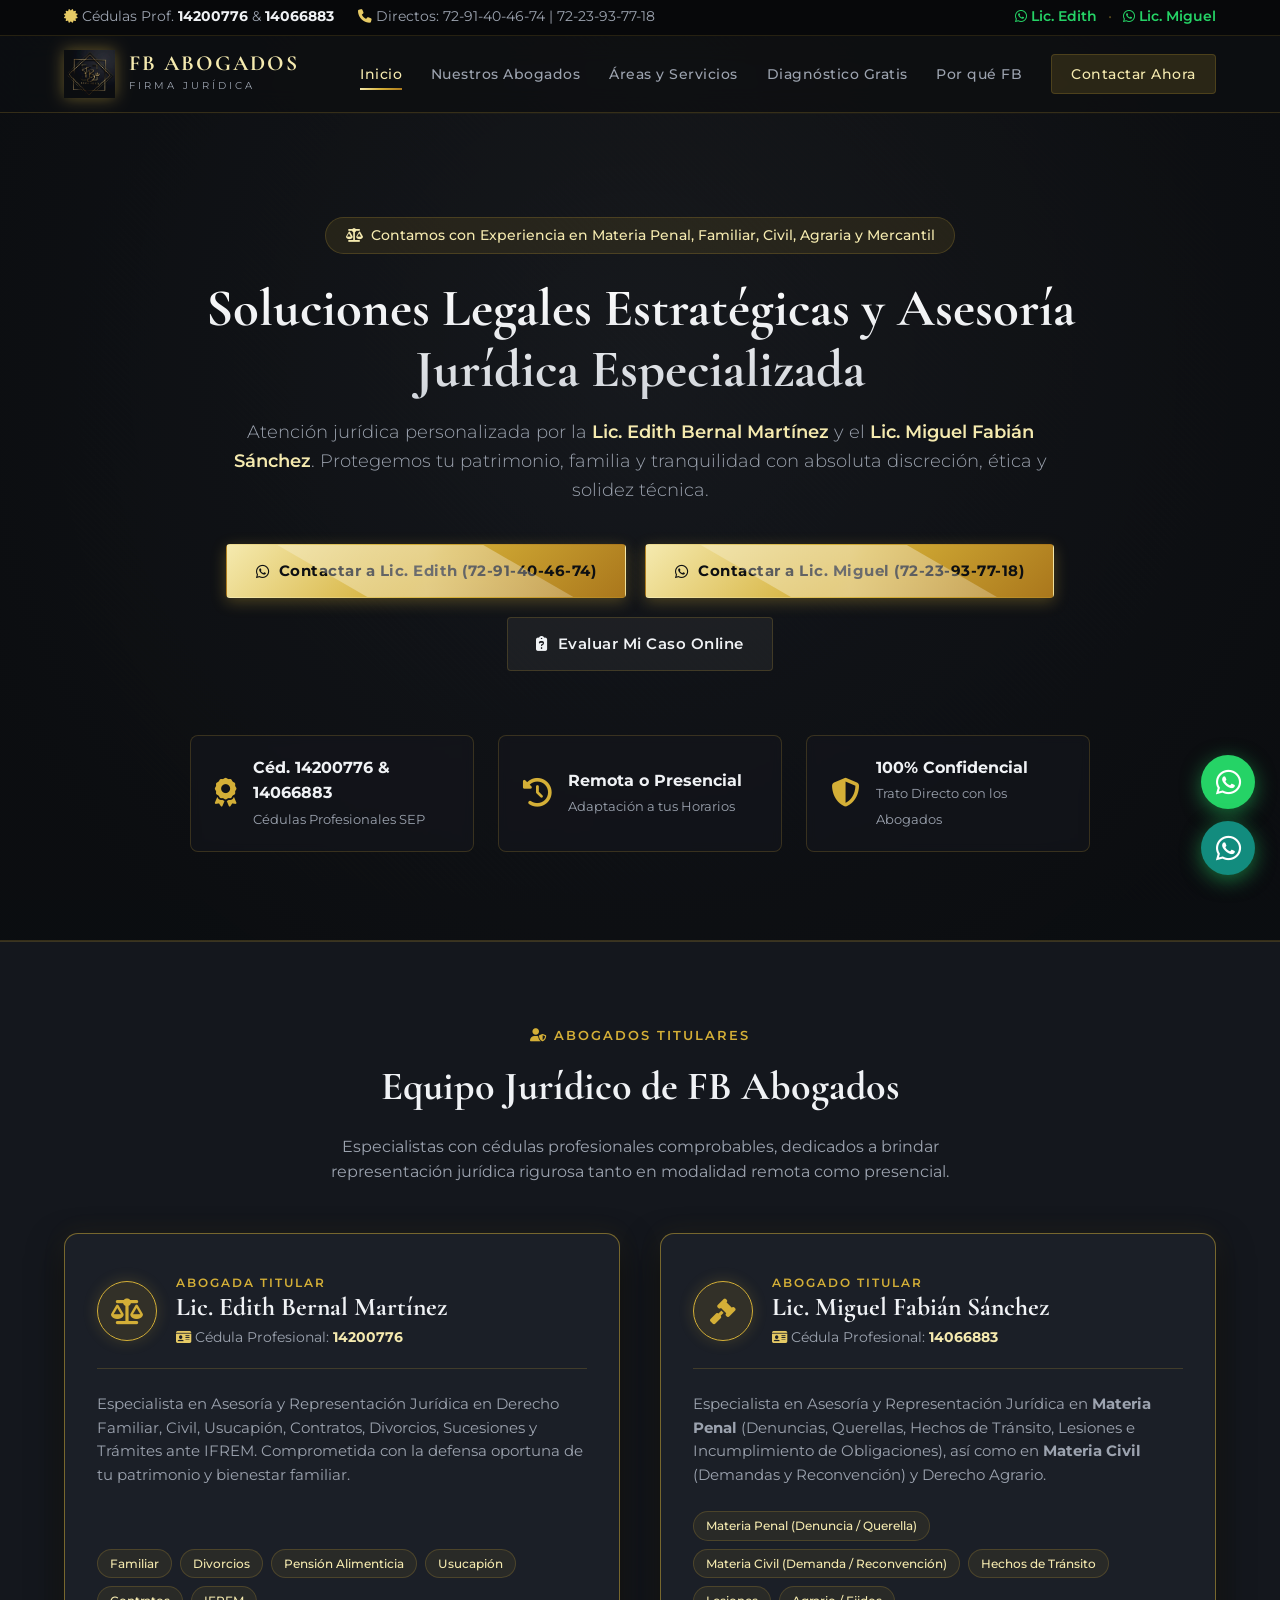
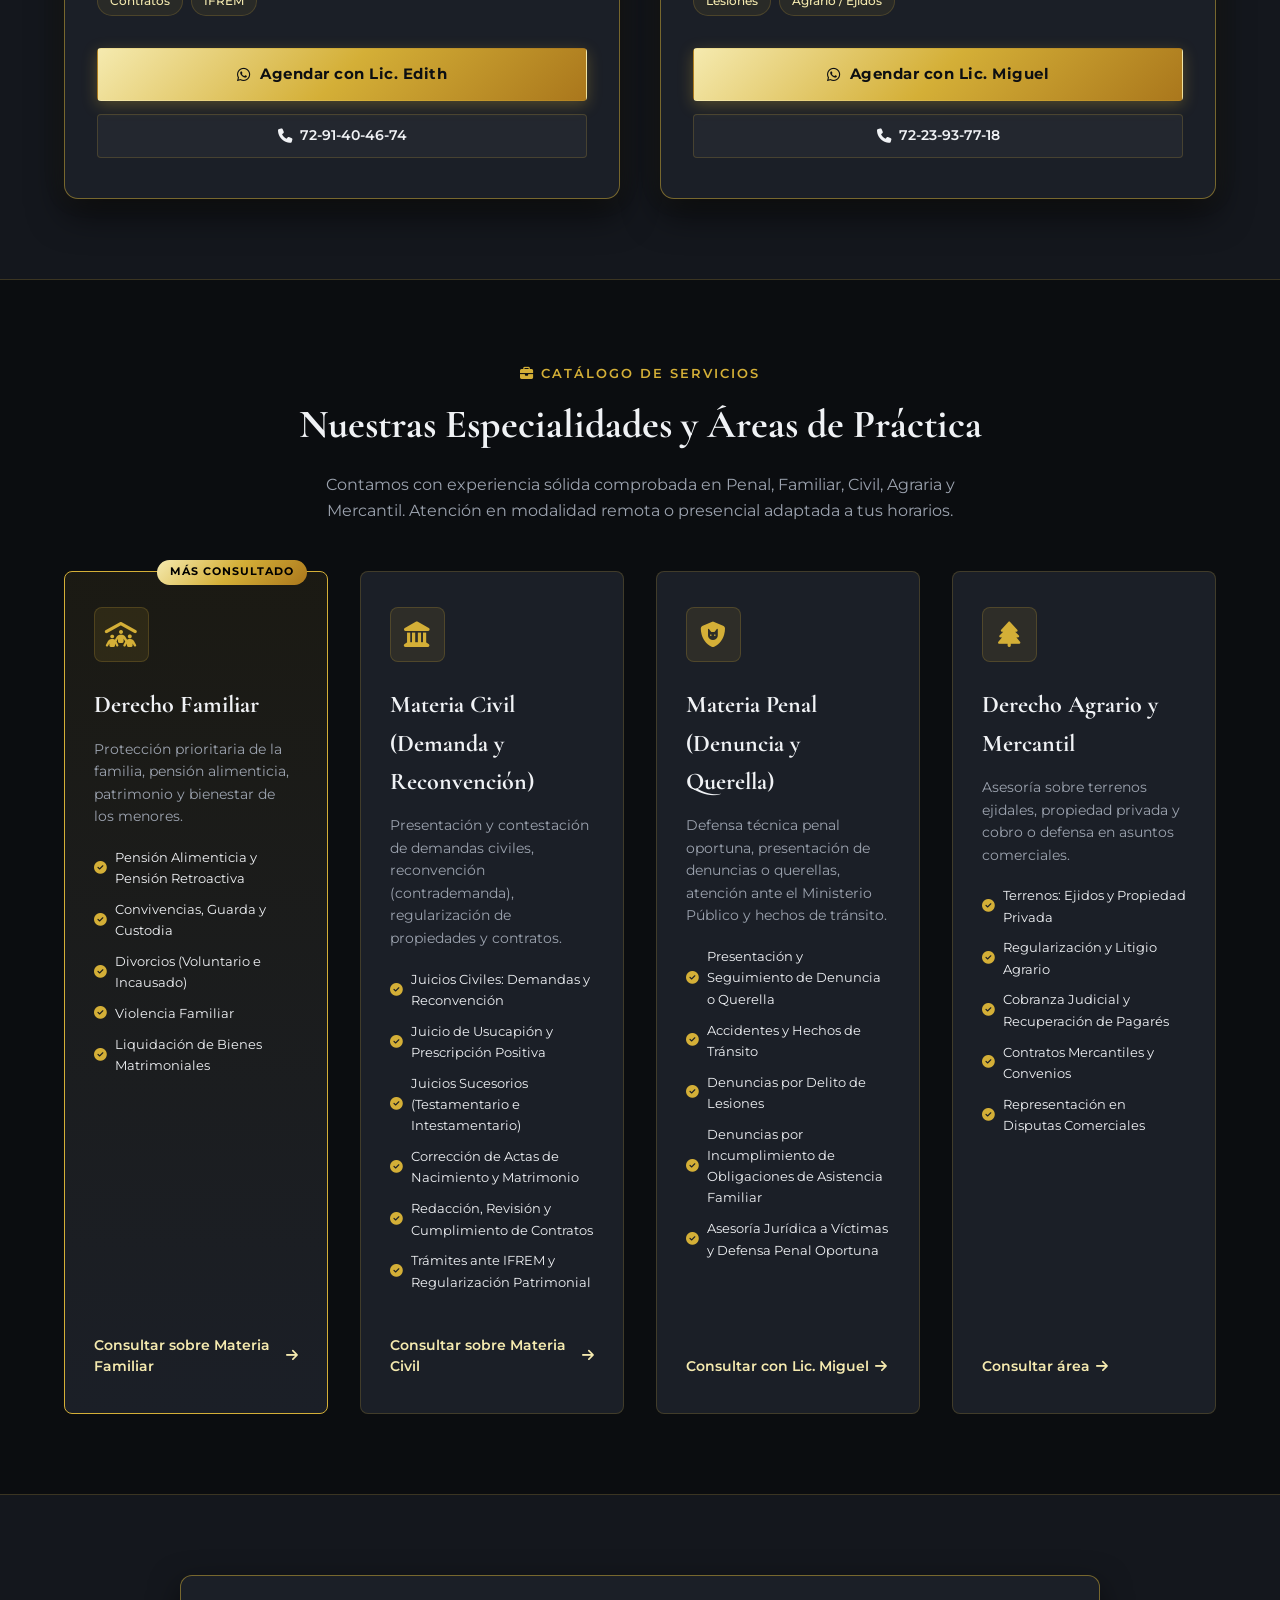
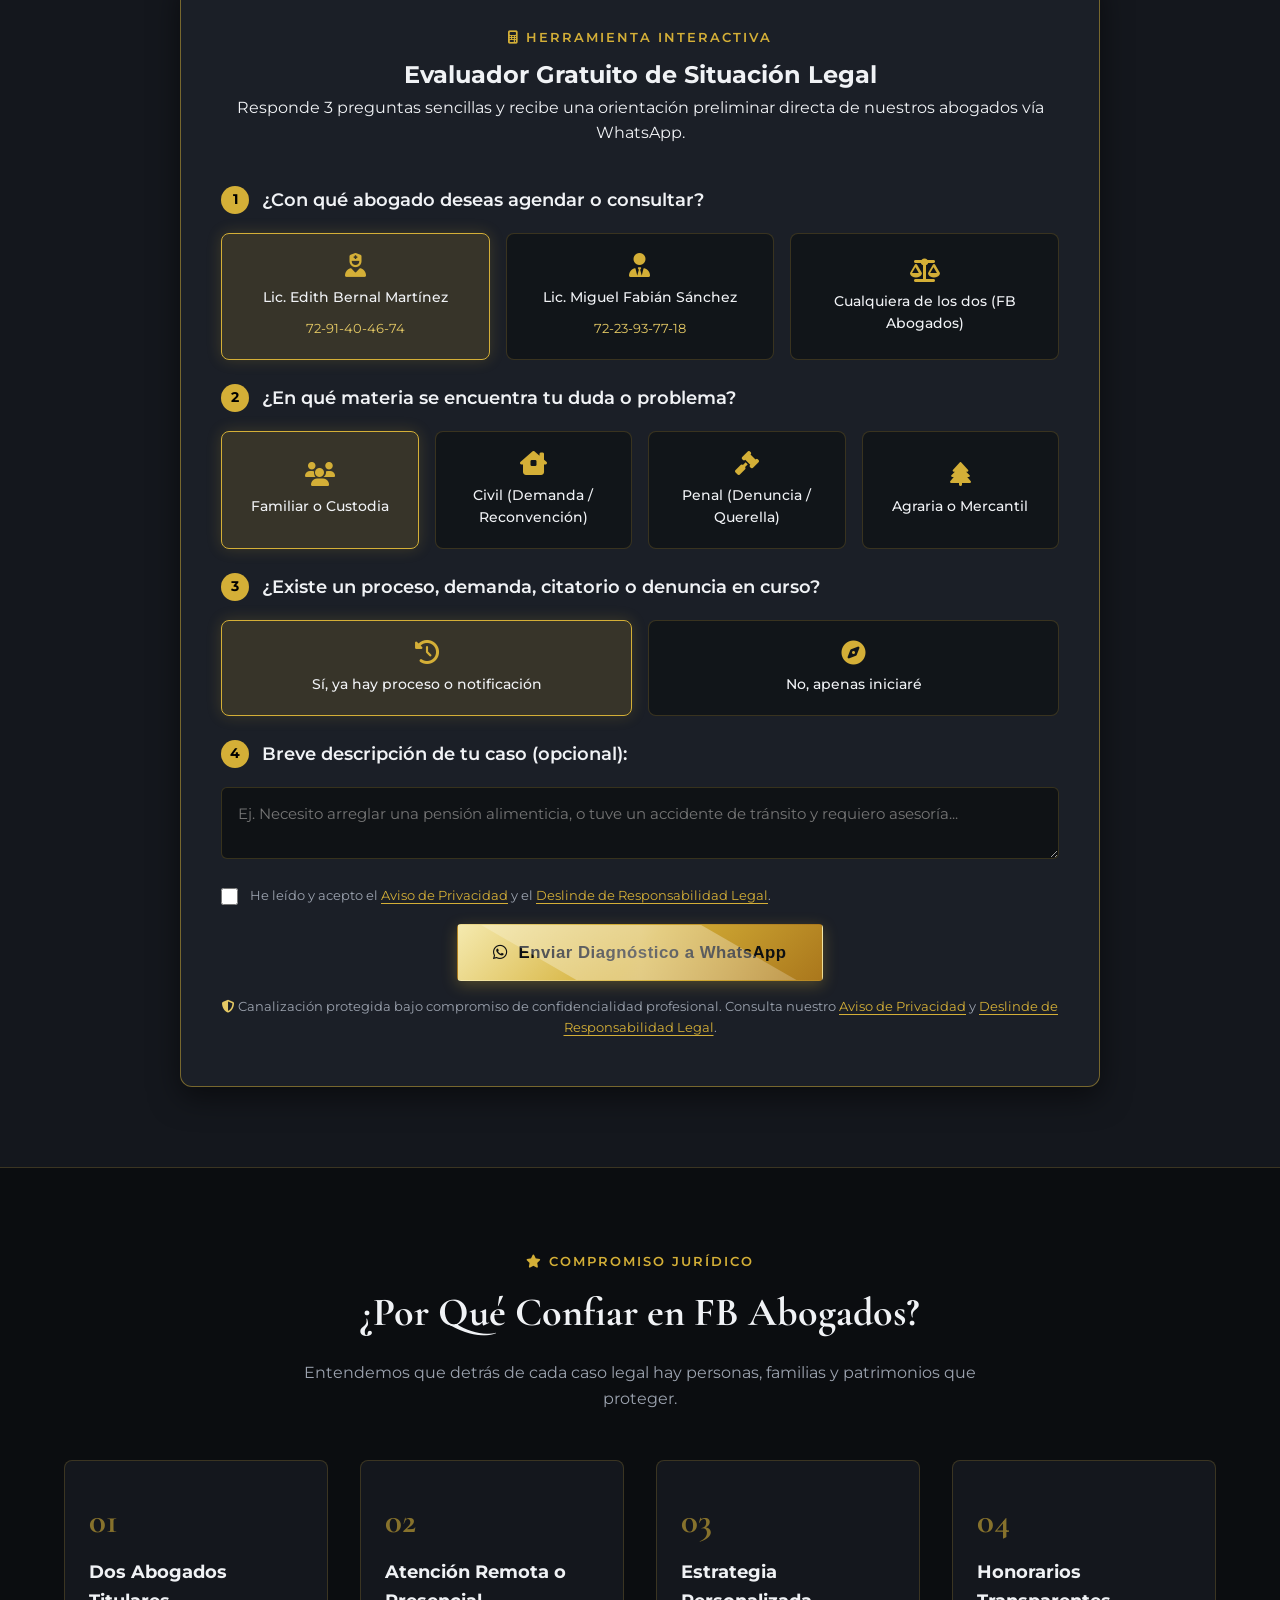
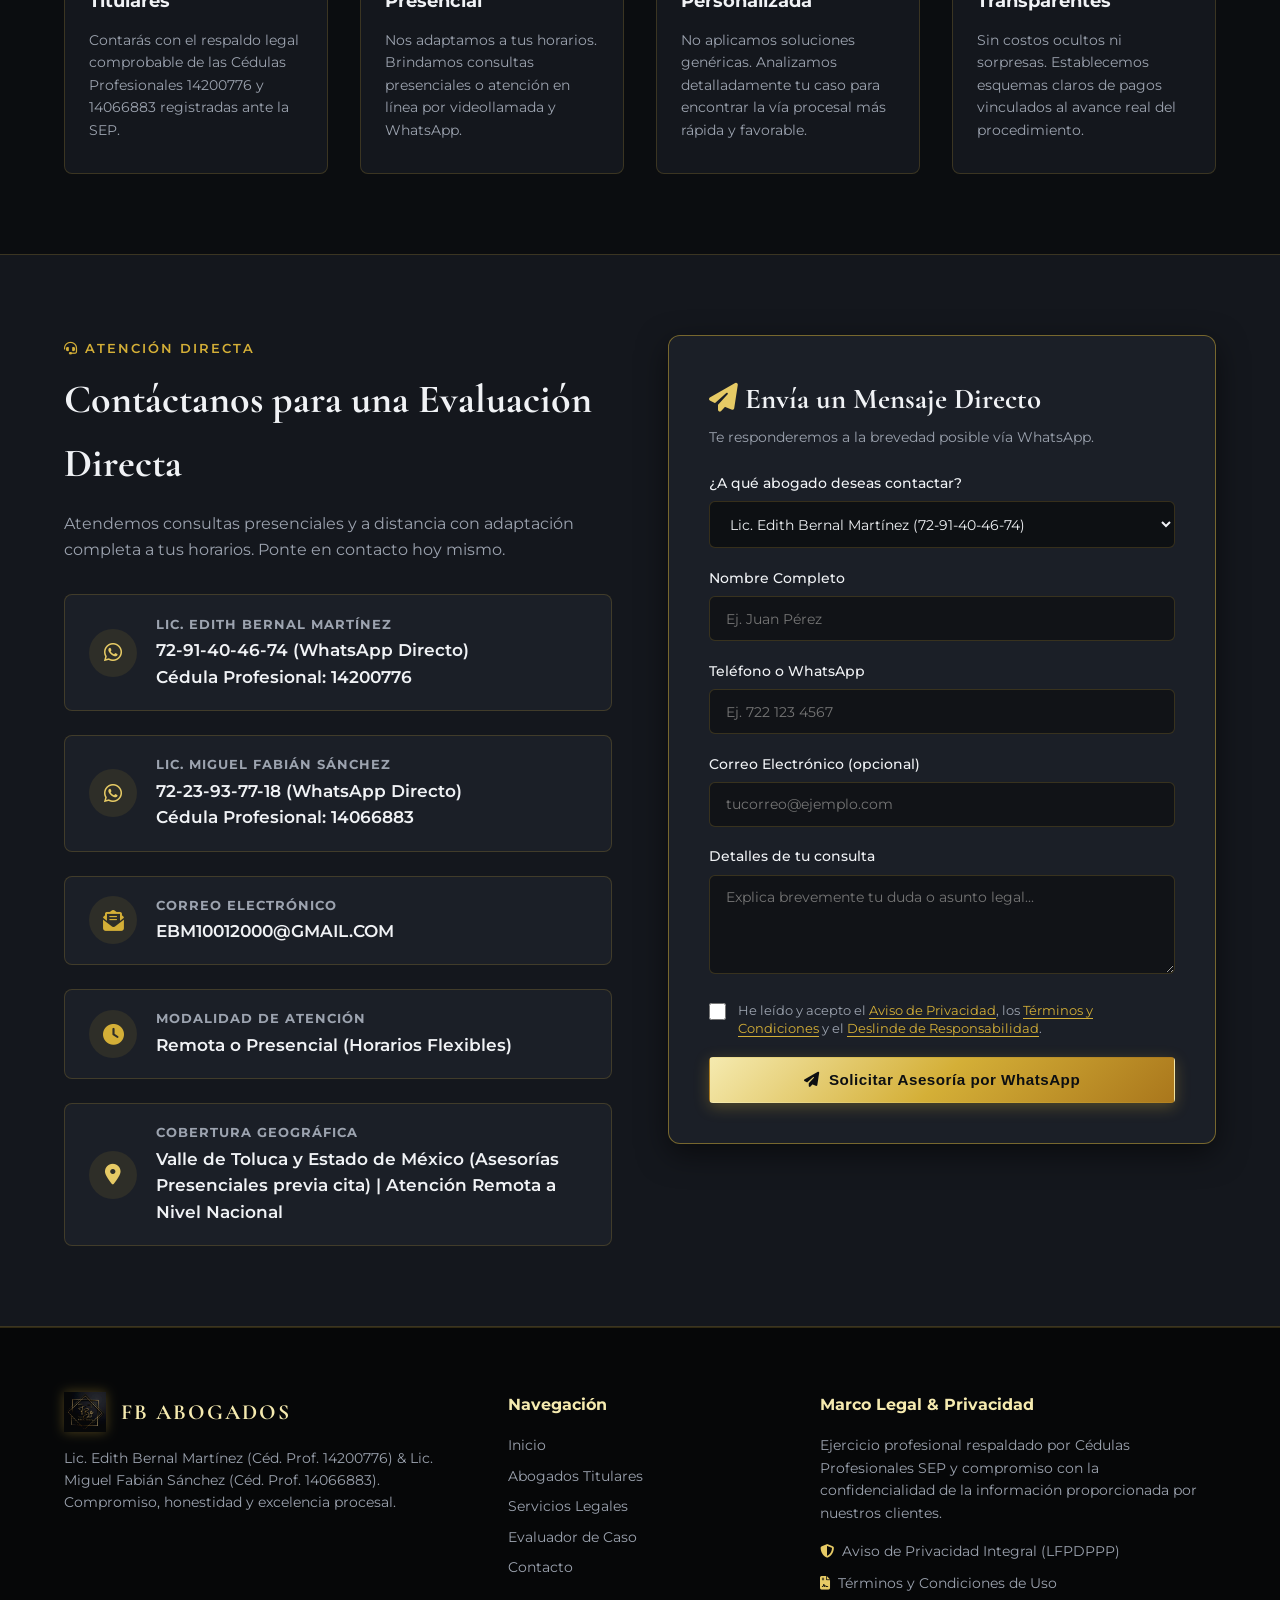
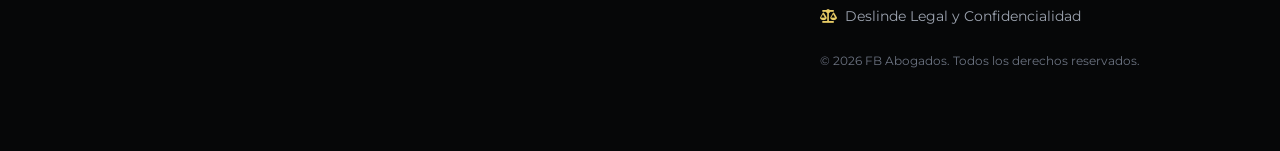
<file: index.html>
<!DOCTYPE html>
<html lang="es">
<head>
    <meta charset="UTF-8">
    <meta name="viewport" content="width=device-width, initial-scale=1.0">
    <title>FB Abogados | Lic. Edith Bernal & Lic. Miguel Fabián - Firma Legal</title>
    <meta name="description" content="Despacho Jurídico Especializado FB Abogados. Lic. Edith Bernal Martínez (Céd. Prof. 14200776) y Lic. Miguel Fabián Sánchez (Céd. Prof. 14066883). Asesoría y representación en materia Penal, Familiar, Civil, Agraria y Mercantil.">
    
    <!-- Favicon & Open Graph -->
    <link rel="icon" type="image/jpeg" href="logo.jpeg">
    <meta property="og:title" content="FB Abogados | Lic. Edith Bernal & Lic. Miguel Fabián - Firma Legal">
    <meta property="og:description" content="Despacho Jurídico Especializado. Lic. Edith Bernal Martínez (Céd. 14200776) y Lic. Miguel Fabián Sánchez (Céd. 14066883). Asesoría remota o presencial en materia Penal, Familiar, Civil, Agraria y Mercantil.">
    <meta property="og:image" content="logo.jpeg">
    <meta property="og:url" content="https://gitalets.github.io/abogados-fb/">
    <meta property="og:type" content="website">

    <!-- Google Fonts -->
    <link rel="preconnect" href="https://fonts.googleapis.com">
    <link rel="preconnect" href="https://fonts.gstatic.com" crossorigin>
    <link href="https://fonts.googleapis.com/css2?family=Cormorant+Garamond:ital,wght@0,400;0,600;0,700;1,400&family=Montserrat:wght@300;400;500;600;700&family=Great+Vibes&display=swap" rel="stylesheet">
    
    <!-- Font Awesome Icons -->
    <link rel="stylesheet" href="https://cdnjs.cloudflare.com/ajax/libs/font-awesome/6.4.0/css/all.min.css">
    
    <!-- Custom CSS -->
    <link rel="stylesheet" href="styles.css">
</head>
<body>

    <!-- Top Announcement Bar -->
    <div class="top-bar">
        <div class="container top-bar-content">
            <div class="top-info">
                <span><i class="fa-solid fa-certificate text-gold"></i> Cédulas Prof. <strong>14200776</strong> & <strong>14066883</strong></span>
                <span><i class="fa-solid fa-phone text-gold"></i> Directos: <a href="tel:7291404674">72-91-40-46-74</a> | <a href="tel:7223937718">72-23-93-77-18</a></span>
            </div>
            <div class="top-actions">
                <a href="https://wa.me/527291404674?text=Hola%20Lic.%20Edith%20Bernal,%20requiero%20una%20asesor%C3%ADa%20legal." target="_blank" class="top-wa-btn">
                    <i class="fa-brands fa-whatsapp"></i> Lic. Edith
                </a>
                <span class="divider-dot">•</span>
                <a href="https://wa.me/527223937718?text=Hola%20Lic.%20Miguel%20Fabi%C3%A1n,%20requiero%20una%20asesor%C3%ADa%20legal." target="_blank" class="top-wa-btn">
                    <i class="fa-brands fa-whatsapp"></i> Lic. Miguel
                </a>
            </div>
        </div>
    </div>

    <!-- Navigation Header -->
    <header class="navbar" id="navbar">
        <div class="container nav-container">
            <!-- LOGO FB ABOGADOS -->
            <a href="#" class="brand-logo">
                <img src="logo.jpeg" onerror="this.onerror=null; this.src='assets/logo.jpeg';" alt="FB Abogados Logo" class="nav-logo-img">
                <div class="brand-text">
                    <span class="brand-title">FB ABOGADOS</span>
                    <span class="brand-sub">FIRMA JURÍDICA</span>
                </div>
            </a>

            <button class="nav-toggle" id="navToggle" aria-label="Abrir menú">
                <i class="fa-solid fa-bars"></i>
            </button>

            <nav class="nav-menu" id="navMenu">
                <a href="#inicio" class="nav-link active">Inicio</a>
                <a href="#titulares" class="nav-link">Nuestros Abogados</a>
                <a href="#especialidades" class="nav-link">Áreas y Servicios</a>
                <a href="#diagnostico" class="nav-link">Diagnóstico Gratis</a>
                <a href="#nosotros" class="nav-link">Por qué FB</a>
                <a href="#contacto" class="nav-link btn-nav-cta">Contactar Ahora</a>
            </nav>
        </div>
    </header>

    <!-- Hero Section -->
    <section class="hero" id="inicio">
        <div class="hero-overlay"></div>
        <div class="container hero-container">
            <div class="hero-badge">
                <i class="fa-solid fa-scale-balanced"></i> Contamos con Experiencia en Materia Penal, Familiar, Civil, Agraria y Mercantil
            </div>
            <h1 class="hero-title">Soluciones Legales Estratégicas y Asesoría Jurídica Especializada</h1>
            <p class="hero-subtitle">
                Atención jurídica personalizada por la <strong>Lic. Edith Bernal Martínez</strong> y el <strong>Lic. Miguel Fabián Sánchez</strong>. Protegemos tu patrimonio, familia y tranquilidad con absoluta discreción, ética y solidez técnica.
            </p>
            
            <div class="hero-actions">
                <a href="https://wa.me/527291404674?text=Hola%20Lic.%20Edith%20Bernal,%20quisiera%20agendar%20una%20consulta%20legal." target="_blank" class="btn btn-primary btn-gold btn-glow">
                    <i class="fa-brands fa-whatsapp"></i> Contactar a Lic. Edith (72-91-40-46-74)
                </a>
                <a href="https://wa.me/527223937718?text=Hola%20Lic.%20Miguel%20Fabi%C3%A1n,%20quisiera%20agendar%20una%20consulta%20legal." target="_blank" class="btn btn-primary btn-gold btn-glow">
                    <i class="fa-brands fa-whatsapp"></i> Contactar a Lic. Miguel (72-23-93-77-18)
                </a>
                <a href="#diagnostico" class="btn btn-secondary">
                    <i class="fa-solid fa-clipboard-question"></i> Evaluar Mi Caso Online
                </a>
            </div>

            <!-- Quick Trust Badges -->
            <div class="hero-stats">
                <div class="stat-card">
                    <div class="stat-icon"><i class="fa-solid fa-award"></i></div>
                    <div class="stat-info">
                        <span class="stat-value">Céd. 14200776 & 14066883</span>
                        <span class="stat-label">Cédulas Profesionales SEP</span>
                    </div>
                </div>
                <div class="stat-card">
                    <div class="stat-icon"><i class="fa-solid fa-clock-rotate-left"></i></div>
                    <div class="stat-info">
                        <span class="stat-value">Remota o Presencial</span>
                        <span class="stat-label">Adaptación a tus Horarios</span>
                    </div>
                </div>
                <div class="stat-card">
                    <div class="stat-icon"><i class="fa-solid fa-shield-halved"></i></div>
                    <div class="stat-info">
                        <span class="stat-value">100% Confidencial</span>
                        <span class="stat-label">Trato Directo con los Abogados</span>
                    </div>
                </div>
            </div>
        </div>
    </section>

    <!-- Lawyers Profile Section (Duo Titulares) -->
    <section class="section section-dark" id="titulares">
        <div class="container">
            <div class="section-header text-center mb-5">
                <span class="section-tag"><i class="fa-solid fa-user-shield"></i> Abogados Titulares</span>
                <h2 class="section-title">Equipo Jurídico de FB Abogados</h2>
                <p class="section-desc">Especialistas con cédulas profesionales comprobables, dedicados a brindar representación jurídica rigurosa tanto en modalidad remota como presencial.</p>
            </div>

            <div class="lawyers-duo-grid">
                <!-- Abogada 1: Lic. Edith Bernal Martinez -->
                <div class="lawyer-profile-card">
                    <div class="lawyer-profile-header">
                        <div class="lawyer-avatar-emblem">
                            <i class="fa-solid fa-scale-balanced"></i>
                        </div>
                        <div class="lawyer-title-box">
                            <span class="lawyer-role-badge">Abogada Titular</span>
                            <h3>Lic. Edith Bernal Martínez</h3>
                            <p class="lawyer-cedula-tag">
                                <i class="fa-solid fa-id-card text-gold"></i> Cédula Profesional: <strong>14200776</strong>
                            </p>
                        </div>
                    </div>

                    <p class="lawyer-bio-text">
                        Especialista en Asesoría y Representación Jurídica en Derecho Familiar, Civil, Usucapión, Contratos, Divorcios, Sucesiones y Trámites ante IFREM. Comprometida con la defensa oportuna de tu patrimonio y bienestar familiar.
                    </p>

                    <div class="lawyer-specialty-tags">
                        <span>Familiar</span>
                        <span>Divorcios</span>
                        <span>Pensión Alimenticia</span>
                        <span>Usucapión</span>
                        <span>Contratos</span>
                        <span>IFREM</span>
                    </div>

                    <div class="lawyer-card-actions">
                        <a href="https://wa.me/527291404674?text=Hola%20Lic.%20Edith%20Bernal,%20solicito%20asesor%C3%ADa%20legal%20para%20mi%20caso." target="_blank" class="btn btn-gold btn-full">
                            <i class="fa-brands fa-whatsapp"></i> Agendar con Lic. Edith
                        </a>
                        <a href="tel:7291404674" class="lawyer-phone-link">
                            <i class="fa-solid fa-phone"></i> 72-91-40-46-74
                        </a>
                    </div>
                </div>

                <!-- Abogado 2: Lic. Miguel Fabian Sanchez -->
                <div class="lawyer-profile-card">
                    <div class="lawyer-profile-header">
                        <div class="lawyer-avatar-emblem">
                            <i class="fa-solid fa-gavel"></i>
                        </div>
                        <div class="lawyer-title-box">
                            <span class="lawyer-role-badge">Abogado Titular</span>
                            <h3>Lic. Miguel Fabián Sánchez</h3>
                            <p class="lawyer-cedula-tag">
                                <i class="fa-solid fa-id-card text-gold"></i> Cédula Profesional: <strong>14066883</strong>
                            </p>
                        </div>
                    </div>

                    <p class="lawyer-bio-text">
                        Especialista en Asesoría y Representación Jurídica en <strong>Materia Penal</strong> (Denuncias, Querellas, Hechos de Tránsito, Lesiones e Incumplimiento de Obligaciones), así como en <strong>Materia Civil</strong> (Demandas y Reconvención) y Derecho Agrario.
                    </p>

                    <div class="lawyer-specialty-tags">
                        <span>Materia Penal (Denuncia / Querella)</span>
                        <span>Materia Civil (Demanda / Reconvención)</span>
                        <span>Hechos de Tránsito</span>
                        <span>Lesiones</span>
                        <span>Agrario / Ejidos</span>
                    </div>

                    <div class="lawyer-card-actions">
                        <a href="https://wa.me/527223937718?text=Hola%20Lic.%20Miguel%20Fabi%C3%A1n,%20solicito%20asesor%C3%ADa%20legal%20para%20mi%20caso." target="_blank" class="btn btn-gold btn-full">
                            <i class="fa-brands fa-whatsapp"></i> Agendar con Lic. Miguel
                        </a>
                        <a href="tel:7223937718" class="lawyer-phone-link">
                            <i class="fa-solid fa-phone"></i> 72-23-93-77-18
                        </a>
                    </div>
                </div>
            </div>
        </div>
    </section>

    <!-- Services / Practice Areas (Catálogo Completo de Actividades) -->
    <section class="section section-pattern" id="especialidades">
        <div class="container">
            <div class="section-header text-center">
                <span class="section-tag"><i class="fa-solid fa-briefcase"></i> Catálogo de Servicios</span>
                <h2 class="section-title">Nuestras Especialidades y Áreas de Práctica</h2>
                <p class="section-desc">Contamos con experiencia sólida comprobada en Penal, Familiar, Civil, Agraria y Mercantil. Atención en modalidad remota o presencial adaptada a tus horarios.</p>
            </div>

            <div class="services-grid">
                <!-- Area 1: Familiar -->
                <div class="service-card featured-card">
                    <div class="featured-badge">Más Consultado</div>
                    <div class="service-icon">
                        <i class="fa-solid fa-people-roof"></i>
                    </div>
                    <h3>Derecho Familiar</h3>
                    <p>Protección prioritaria de la familia, pensión alimenticia, patrimonio y bienestar de los menores.</p>
                    <ul class="service-list">
                        <li><i class="fa-solid fa-circle-check"></i> Pensión Alimenticia y Pensión Retroactiva</li>
                        <li><i class="fa-solid fa-circle-check"></i> Convivencias, Guarda y Custodia</li>
                        <li><i class="fa-solid fa-circle-check"></i> Divorcios (Voluntario e Incausado)</li>
                        <li><i class="fa-solid fa-circle-check"></i> Violencia Familiar</li>
                        <li><i class="fa-solid fa-circle-check"></i> Liquidación de Bienes Matrimoniales</li>
                    </ul>
                    <a href="https://wa.me/527291404674?text=Hola,%20requiero%20asesor%C3%ADa%20en%20materia%20Familiar." target="_blank" class="service-link">Consultar sobre Materia Familiar <i class="fa-solid fa-arrow-right"></i></a>
                </div>

                <!-- Area 2: Civil y Propiedad -->
                <div class="service-card">
                    <div class="service-icon">
                        <i class="fa-solid fa-landmark font-icon"></i>
                    </div>
                    <h3>Materia Civil (Demanda y Reconvención)</h3>
                    <p>Presentación y contestación de demandas civiles, reconvención (contrademanda), regularización de propiedades y contratos.</p>
                    <ul class="service-list">
                        <li><i class="fa-solid fa-circle-check"></i> Juicios Civiles: Demandas y Reconvención</li>
                        <li><i class="fa-solid fa-circle-check"></i> Juicio de Usucapión y Prescripción Positiva</li>
                        <li><i class="fa-solid fa-circle-check"></i> Juicios Sucesorios (Testamentario e Intestamentario)</li>
                        <li><i class="fa-solid fa-circle-check"></i> Corrección de Actas de Nacimiento y Matrimonio</li>
                        <li><i class="fa-solid fa-circle-check"></i> Redacción, Revisión y Cumplimiento de Contratos</li>
                        <li><i class="fa-solid fa-circle-check"></i> Trámites ante IFREM y Regularización Patrimonial</li>
                    </ul>
                    <a href="https://wa.me/527291404674?text=Hola,%20requiero%20asesor%C3%ADa%20en%20Materia%20Civil%20(Demanda/Reconvenci%C3%B3n/Propiedades)." target="_blank" class="service-link">Consultar sobre Materia Civil <i class="fa-solid fa-arrow-right"></i></a>
                </div>

                <!-- Area 3: Penal y Tránsito -->
                <div class="service-card">
                    <div class="service-icon">
                        <i class="fa-solid fa-shield-cat"></i>
                    </div>
                    <h3>Materia Penal (Denuncia y Querella)</h3>
                    <p>Defensa técnica penal oportuna, presentación de denuncias o querellas, atención ante el Ministerio Público y hechos de tránsito.</p>
                    <ul class="service-list">
                        <li><i class="fa-solid fa-circle-check"></i> Presentación y Seguimiento de Denuncia o Querella</li>
                        <li><i class="fa-solid fa-circle-check"></i> Accidentes y Hechos de Tránsito</li>
                        <li><i class="fa-solid fa-circle-check"></i> Denuncias por Delito de Lesiones</li>
                        <li><i class="fa-solid fa-circle-check"></i> Denuncias por Incumplimiento de Obligaciones de Asistencia Familiar</li>
                        <li><i class="fa-solid fa-circle-check"></i> Asesoría Jurídica a Víctimas y Defensa Penal Oportuna</li>
                    </ul>
                    <a href="https://wa.me/527223937718?text=Hola%20Lic.%20Miguel,%20requiero%20asesor%C3%ADa%20en%20Materia%20Penal%20(Denuncia/Querella/Tr%C3%A1nsito)." target="_blank" class="service-link">Consultar con Lic. Miguel <i class="fa-solid fa-arrow-right"></i></a>
                </div>

                <!-- Area 4: Agrario y Mercantil -->
                <div class="service-card">
                    <div class="service-icon">
                        <i class="fa-solid fa-tree"></i>
                    </div>
                    <h3>Derecho Agrario y Mercantil</h3>
                    <p>Asesoría sobre terrenos ejidales, propiedad privada y cobro o defensa en asuntos comerciales.</p>
                    <ul class="service-list">
                        <li><i class="fa-solid fa-circle-check"></i> Terrenos: Ejidos y Propiedad Privada</li>
                        <li><i class="fa-solid fa-circle-check"></i> Regularización y Litigio Agrario</li>
                        <li><i class="fa-solid fa-circle-check"></i> Cobranza Judicial y Recuperación de Pagarés</li>
                        <li><i class="fa-solid fa-circle-check"></i> Contratos Mercantiles y Convenios</li>
                        <li><i class="fa-solid fa-circle-check"></i> Representación en Disputas Comerciales</li>
                    </ul>
                    <a href="https://wa.me/527223937718?text=Hola,%20requiero%20asesor%C3%ADa%20en%20materia%20Agraria/Mercantil." target="_blank" class="service-link">Consultar área <i class="fa-solid fa-arrow-right"></i></a>
                </div>
            </div>
        </div>
    </section>

    <!-- Interactive Case Evaluator / Calculator -->
    <section class="section section-dark" id="diagnostico">
        <div class="container">
            <div class="diagnostic-box">
                <div class="diagnostic-header">
                    <span class="section-tag"><i class="fa-solid fa-calculator"></i> Herramienta Interactiva</span>
                    <h2>Evaluador Gratuito de Situación Legal</h2>
                    <p>Responde 3 preguntas sencillas y recibe una orientación preliminar directa de nuestros abogados vía WhatsApp.</p>
                </div>

                <form id="diagnosticForm" class="diagnostic-form">
                    <!-- Campo Trampa Anti-Bot Invisible (Honeypot) -->
                    <div style="display:none !important; position:absolute !important; left:-9999px !important;" aria-hidden="true">
                        <input type="text" name="diagnostic_hp_check" id="diagnostic_hp_check" tabindex="-1" autocomplete="off">
                    </div>

                    <!-- Paso 1: Selección de Abogado -->
                    <div class="step-group active" id="step0">
                        <label class="form-label"><span class="step-num">1</span> ¿Con qué abogado deseas agendar o consultar?</label>
                        <div class="options-grid grid-3">
                            <label class="option-card">
                                <input type="radio" name="preferredLawyer" value="edith" checked>
                                <div class="option-content">
                                    <i class="fa-solid fa-user-nurse"></i>
                                    <span>Lic. Edith Bernal Martínez</span>
                                    <small class="text-gold">72-91-40-46-74</small>
                                </div>
                            </label>
                            <label class="option-card">
                                <input type="radio" name="preferredLawyer" value="miguel">
                                <div class="option-content">
                                    <i class="fa-solid fa-user-tie"></i>
                                    <span>Lic. Miguel Fabián Sánchez</span>
                                    <small class="text-gold">72-23-93-77-18</small>
                                </div>
                            </label>
                            <label class="option-card">
                                <input type="radio" name="preferredLawyer" value="cualquiera">
                                <div class="option-content">
                                    <i class="fa-solid fa-scale-balanced"></i>
                                    <span>Cualquiera de los dos (FB Abogados)</span>
                                </div>
                            </label>
                        </div>
                    </div>

                    <div class="step-group mt-4" id="step1">
                        <label class="form-label"><span class="step-num">2</span> ¿En qué materia se encuentra tu duda o problema?</label>
                        <div class="options-grid">
                            <label class="option-card">
                                <input type="radio" name="materia" value="Familiar (Pensión / Divorcio / Custodia)" checked>
                                <div class="option-content">
                                    <i class="fa-solid fa-users"></i>
                                    <span>Familiar o Custodia</span>
                                </div>
                            </label>
                            <label class="option-card">
                                <input type="radio" name="materia" value="Civil (Demanda / Reconvención / Usucapión / Sucesión)">
                                <div class="option-content">
                                    <i class="fa-solid fa-house-chimney-window"></i>
                                    <span>Civil (Demanda / Reconvención)</span>
                                </div>
                            </label>
                            <label class="option-card">
                                <input type="radio" name="materia" value="Penal (Denuncia / Querella / Tránsito / Lesiones)">
                                <div class="option-content">
                                    <i class="fa-solid fa-gavel"></i>
                                    <span>Penal (Denuncia / Querella)</span>
                                </div>
                            </label>
                            <label class="option-card">
                                <input type="radio" name="materia" value="Agraria o Mercantil (Ejidos / Contratos / Pagarés)">
                                <div class="option-content">
                                    <i class="fa-solid fa-tree"></i>
                                    <span>Agraria o Mercantil</span>
                                </div>
                            </label>
                        </div>
                    </div>

                    <div class="step-group mt-4" id="step2">
                        <label class="form-label"><span class="step-num">3</span> ¿Existe un proceso, demanda, citatorio o denuncia en curso?</label>
                        <div class="options-grid grid-2">
                            <label class="option-card">
                                <input type="radio" name="estado" value="Sí, ya fui notificado o existe proceso en trámite" checked>
                                <div class="option-content">
                                    <i class="fa-solid fa-clock-rotate-left"></i>
                                    <span>Sí, ya hay proceso o notificación</span>
                                </div>
                            </label>
                            <label class="option-card">
                                <input type="radio" name="estado" value="No, quiero prevenirme o apenas iniciar el trámite">
                                <div class="option-content">
                                    <i class="fa-solid fa-compass"></i>
                                    <span>No, apenas iniciaré</span>
                                </div>
                            </label>
                        </div>
                    </div>

                    <div class="step-group mt-4" id="step3">
                        <label class="form-label"><span class="step-num">4</span> Breve descripción de tu caso (opcional):</label>
                        <textarea class="form-textarea" id="caseDescription" maxlength="1000" inputmode="text" autocorrect="on" placeholder="Ej. Necesito arreglar una pensión alimenticia, o tuve un accidente de tránsito y requiero asesoría..."></textarea>
                    </div>

                    <div class="legal-checkbox-group mt-3 text-left">
                        <label class="legal-checkbox-label">
                            <input type="checkbox" id="acceptDiagnosticTerms" required>
                            <span>He leído y acepto el <a href="javascript:void(0)" class="legal-link trigger-legal-modal" data-tab="privacidad">Aviso de Privacidad</a> y el <a href="javascript:void(0)" class="legal-link trigger-legal-modal" data-tab="deslinde">Deslinde de Responsabilidad Legal</a>.</span>
                        </label>
                    </div>

                    <div class="diagnostic-action mt-3 text-center">
                        <button type="submit" class="btn btn-gold btn-large btn-glow">
                            <i class="fa-brands fa-whatsapp"></i> Enviar Diagnóstico a WhatsApp
                        </button>
                        <div class="form-legal-note">
                            <p>
                                <i class="fa-solid fa-shield-halved text-gold"></i> Canalización protegida bajo compromiso de confidencialidad profesional. Consulta nuestro 
                                <a href="javascript:void(0)" class="legal-link trigger-legal-modal" data-tab="privacidad">Aviso de Privacidad</a> y 
                                <a href="javascript:void(0)" class="legal-link trigger-legal-modal" data-tab="deslinde">Deslinde de Responsabilidad Legal</a>.
                            </p>
                        </div>
                    </div>
                </form>
            </div>
        </div>
    </section>

    <!-- Why Choose FB Abogados Section -->
    <section class="section" id="nosotros">
        <div class="container">
            <div class="section-header text-center">
                <span class="section-tag"><i class="fa-solid fa-star"></i> Compromiso Jurídico</span>
                <h2 class="section-title">¿Por Qué Confiar en FB Abogados?</h2>
                <p class="section-desc">Entendemos que detrás de cada caso legal hay personas, familias y patrimonios que proteger.</p>
            </div>

            <div class="benefits-grid">
                <div class="benefit-card">
                    <div class="benefit-number">01</div>
                    <h3>Dos Abogados Titulares</h3>
                    <p>Contarás con el respaldo legal comprobable de las Cédulas Profesionales 14200776 y 14066883 registradas ante la SEP.</p>
                </div>
                <div class="benefit-card">
                    <div class="benefit-number">02</div>
                    <h3>Atención Remota o Presencial</h3>
                    <p>Nos adaptamos a tus horarios. Brindamos consultas presenciales o atención en línea por videollamada y WhatsApp.</p>
                </div>
                <div class="benefit-card">
                    <div class="benefit-number">03</div>
                    <h3>Estrategia Personalizada</h3>
                    <p>No aplicamos soluciones genéricas. Analizamos detalladamente tu caso para encontrar la vía procesal más rápida y favorable.</p>
                </div>
                <div class="benefit-card">
                    <div class="benefit-number">04</div>
                    <h3>Honorarios Transparentes</h3>
                    <p>Sin costos ocultos ni sorpresas. Establecemos esquemas claros de pagos vinculados al avance real del procedimiento.</p>
                </div>
            </div>
        </div>
    </section>

    <!-- Contact & Location Section -->
    <section class="section section-dark" id="contacto">
        <div class="container">
            <div class="contact-wrapper">
                <div class="contact-info-col">
                    <span class="section-tag"><i class="fa-solid fa-headset"></i> Atención Directa</span>
                    <h2 class="section-title">Contáctanos para una Evaluación Directa</h2>
                    <p class="contact-lead">Atendemos consultas presenciales y a distancia con adaptación completa a tus horarios. Ponte en contacto hoy mismo.</p>
                    
                    <div class="contact-items">
                        <div class="contact-item">
                            <div class="contact-icon"><i class="fa-brands fa-whatsapp text-gold"></i></div>
                            <div>
                                <h5>Lic. Edith Bernal Martínez</h5>
                                <a href="https://wa.me/527291404674?text=Hola%20Lic.%20Edith,%20quisiera%20agendar%20una%20cita." target="_blank">72-91-40-46-74 (WhatsApp Directo)</a>
                                <span class="d-block text-xs text-muted">Cédula Profesional: 14200776</span>
                            </div>
                        </div>

                        <div class="contact-item">
                            <div class="contact-icon"><i class="fa-brands fa-whatsapp text-gold"></i></div>
                            <div>
                                <h5>Lic. Miguel Fabián Sánchez</h5>
                                <a href="https://wa.me/527223937718?text=Hola%20Lic.%20Miguel,%20quisiera%20agendar%20una%20cita." target="_blank">72-23-93-77-18 (WhatsApp Directo)</a>
                                <span class="d-block text-xs text-muted">Cédula Profesional: 14066883</span>
                            </div>
                        </div>

                        <div class="contact-item">
                            <div class="contact-icon"><i class="fa-solid fa-envelope-open-text"></i></div>
                            <div>
                                <h5>Correo Electrónico</h5>
                                <a href="mailto:EBM10012000@GMAIL.COM">EBM10012000@GMAIL.COM</a>
                            </div>
                        </div>

                        <div class="contact-item">
                            <div class="contact-icon"><i class="fa-solid fa-clock"></i></div>
                            <div>
                                <h5>Modalidad de Atención</h5>
                                <span>Remota o Presencial (Horarios Flexibles)</span>
                            </div>
                        </div>

                        <div class="contact-item">
                            <div class="contact-icon"><i class="fa-solid fa-location-dot text-gold"></i></div>
                            <div>
                                <h5>Cobertura Geográfica</h5>
                                <span>Valle de Toluca y Estado de México (Asesorías Presenciales previa cita) | Atención Remota a Nivel Nacional</span>
                            </div>
                        </div>
                    </div>
                </div>

                <div class="contact-form-col">
                    <div class="contact-card">
                        <h3><i class="fa-solid fa-paper-plane text-gold"></i> Envía un Mensaje Directo</h3>
                        <p class="text-sm text-gray">Te responderemos a la brevedad posible vía WhatsApp.</p>
                        
                        <form id="contactForm" class="contact-form" autocomplete="on">
                            <!-- Campo Trampa Anti-Bot Invisible (Honeypot) -->
                            <div style="display:none !important; position:absolute !important; left:-9999px !important;" aria-hidden="true">
                                <input type="text" name="contact_hp_check" id="contact_hp_check" tabindex="-1" autocomplete="off">
                            </div>

                            <div class="form-group">
                                <label for="contactLawyerSelect">¿A qué abogado deseas contactar?</label>
                                <select id="contactLawyerSelect" class="form-select">
                                    <option value="edith">Lic. Edith Bernal Martínez (72-91-40-46-74)</option>
                                    <option value="miguel">Lic. Miguel Fabián Sánchez (72-23-93-77-18)</option>
                                    <option value="cualquiera">Cualquiera de los dos (FB Abogados)</option>
                                </select>
                            </div>

                            <div class="form-group">
                                <label for="clientName">Nombre Completo</label>
                                <input type="text" id="clientName" required minlength="3" maxlength="80" pattern="[a-zA-ZáéíóúÁÉÍÓÚñÑüÜ\s.'-]+" title="Por favor ingresa únicamente tu nombre y apellidos" placeholder="Ej. Juan Pérez" autocomplete="name" autocapitalize="words" inputmode="text">
                            </div>

                            <div class="form-group">
                                <label for="clientPhone">Teléfono o WhatsApp</label>
                                <input type="tel" id="clientPhone" required minlength="10" maxlength="15" pattern="[\d\s\-\+\(\)]+" title="Por favor ingresa un número telefónico válido de al menos 10 dígitos" placeholder="Ej. 722 123 4567" autocomplete="tel" inputmode="tel">
                            </div>

                            <div class="form-group">
                                <label for="clientEmail">Correo Electrónico (opcional)</label>
                                <input type="email" id="clientEmail" maxlength="100" placeholder="tucorreo@ejemplo.com" autocomplete="email" inputmode="email" autocapitalize="off">
                            </div>

                            <div class="form-group">
                                <label for="clientMessage">Detalles de tu consulta</label>
                                <textarea id="clientMessage" rows="4" required minlength="10" maxlength="1000" placeholder="Explica brevemente tu duda o asunto legal..." inputmode="text" autocorrect="on"></textarea>
                            </div>

                            <div class="legal-checkbox-group">
                                <label class="legal-checkbox-label">
                                    <input type="checkbox" id="acceptLegalTerms" required>
                                    <span>He leído y acepto el <a href="javascript:void(0)" class="legal-link trigger-legal-modal" data-tab="privacidad">Aviso de Privacidad</a>, los <a href="javascript:void(0)" class="legal-link trigger-legal-modal" data-tab="terminos">Términos y Condiciones</a> y el <a href="javascript:void(0)" class="legal-link trigger-legal-modal" data-tab="deslinde">Deslinde de Responsabilidad</a>.</span>
                                </label>
                            </div>

                            <button type="submit" class="btn btn-gold btn-full">
                                <i class="fa-solid fa-paper-plane"></i> Solicitar Asesoría por WhatsApp
                            </button>
                        </form>
                    </div>
                </div>
            </div>
        </div>
    </section>

    <!-- Floating WhatsApp Action Button -->
    <div class="floating-wa-wrapper">
        <a href="https://wa.me/527291404674?text=Hola%20Lic.%20Edith,%20requiero%20asesor%C3%ADa%20legal." target="_blank" class="floating-wa wa-edith" title="WhatsApp Lic. Edith Bernal">
            <i class="fa-brands fa-whatsapp"></i>
            <span class="wa-tooltip">Lic. Edith Bernal (72-91-40-46-74)</span>
        </a>
        <a href="https://wa.me/527223937718?text=Hola%20Lic.%20Miguel,%20requiero%20asesor%C3%ADa%20legal." target="_blank" class="floating-wa wa-miguel" title="WhatsApp Lic. Miguel Fabián">
            <i class="fa-brands fa-whatsapp"></i>
            <span class="wa-tooltip">Lic. Miguel Fabián (72-23-93-77-18)</span>
        </a>
    </div>

    <!-- Footer -->
    <footer class="footer">
        <div class="container footer-content">
            <div class="footer-brand">
                <div class="brand-logo footer-logo">
                    <img src="logo.jpeg" onerror="this.onerror=null; this.src='assets/logo.jpeg';" alt="FB Abogados Logo" class="footer-logo-img">
                    <div class="brand-text">
                        <span class="brand-title">FB ABOGADOS</span>
                    </div>
                </div>
                <p>Lic. Edith Bernal Martínez (Céd. Prof. 14200776) & Lic. Miguel Fabián Sánchez (Céd. Prof. 14066883). Compromiso, honestidad y excelencia procesal.</p>
            </div>

            <div class="footer-links">
                <h4>Navegación</h4>
                <ul>
                    <li><a href="#inicio">Inicio</a></li>
                    <li><a href="#titulares">Abogados Titulares</a></li>
                    <li><a href="#especialidades">Servicios Legales</a></li>
                    <li><a href="#diagnostico">Evaluador de Caso</a></li>
                    <li><a href="#contacto">Contacto</a></li>
                </ul>
            </div>

            <div class="footer-legal">
                <h4>Marco Legal & Privacidad</h4>
                <p>Ejercicio profesional respaldado por Cédulas Profesionales SEP y compromiso con la confidencialidad de la información proporcionada por nuestros clientes.</p>
                <ul class="footer-legal-links">
                    <li><a href="javascript:void(0)" class="trigger-legal-modal" data-tab="privacidad"><i class="fa-solid fa-shield-halved text-gold"></i> Aviso de Privacidad Integral (LFPDPPP)</a></li>
                    <li><a href="javascript:void(0)" class="trigger-legal-modal" data-tab="terminos"><i class="fa-solid fa-file-contract text-gold"></i> Términos y Condiciones de Uso</a></li>
                    <li><a href="javascript:void(0)" class="trigger-legal-modal" data-tab="deslinde"><i class="fa-solid fa-scale-balanced text-gold"></i> Deslinde Legal y Confidencialidad</a></li>
                </ul>
                <p class="copyright">&copy; <span id="year"></span> FB Abogados. Todos los derechos reservados.</p>
            </div>
        </div>
    </footer>

    <!-- Modal Legal: Aviso de Privacidad, Términos y Deslinde -->
    <div class="legal-modal" id="legalModal" aria-hidden="true" role="dialog" aria-labelledby="legalModalTitle">
        <div class="legal-modal-container">
            <div class="legal-modal-header">
                <h3 id="legalModalTitle"><i class="fa-solid fa-scale-balanced text-gold"></i> Documentación Legal y Privacidad</h3>
                <button type="button" class="legal-modal-close" id="closeLegalModal" aria-label="Cerrar modal">&times;</button>
            </div>

            <div class="legal-modal-tabs">
                <button type="button" class="legal-tab-btn active" data-tab="privacidad">
                    <i class="fa-solid fa-shield-halved"></i> Aviso de Privacidad
                </button>
                <button type="button" class="legal-tab-btn" data-tab="terminos">
                    <i class="fa-solid fa-file-contract"></i> Términos y Condiciones
                </button>
                <button type="button" class="legal-tab-btn" data-tab="deslinde">
                    <i class="fa-solid fa-gavel"></i> Deslinde Legal
                </button>
            </div>

            <div class="legal-modal-body">
                <!-- TAB 1: AVISO DE PRIVACIDAD INTEGRAL -->
                <div class="legal-tab-pane active" id="legalTab-privacidad">
                    <h4>Aviso de Privacidad Integral</h4>
                    <span class="legal-meta-badge">Conforme a la Ley Federal de Protección de Datos Personales en Posesión de los Particulares (LFPDPPP)</span>
                    
                    <div class="legal-section-block">
                        <h5><i class="fa-solid fa-user-shield"></i> 1. Identidad y Domicilio de los Responsables</h5>
                        <p>
                            El despacho jurídico <strong>FB Abogados</strong>, integrado por los profesionistas titulados <strong>Lic. Edith Bernal Martínez</strong> (Cédula Profesional SEP 14200776) y <strong>Lic. Miguel Fabián Sánchez</strong> (Cédula Profesional SEP 14066883), con domicilio convencional de atención profesional en el Estado de México (Valle de Toluca) para oír y recibir notificaciones relativas a la privacidad de datos, es el responsable del tratamiento, uso y salvaguarda de sus datos personales.
                        </p>
                        <p>
                            Para cualquier aspecto relativo al tratamiento de sus datos o el ejercicio de derechos ARCO, nuestro canal oficial de atención es el correo electrónico: <strong>EBM10012000@GMAIL.COM</strong> y los números de contacto profesional acreditados en este portal.
                        </p>
                    </div>

                    <div class="legal-section-block">
                        <h5><i class="fa-solid fa-database"></i> 2. Datos Personales que se Recaban</h5>
                        <p>Para la atención, evaluación preliminar y canalización de su solicitud jurídica, podemos recabar exclusivamente a través de nuestros formularios en línea o interacción voluntaria de WhatsApp las siguientes categorías de datos personales:</p>
                        <ul>
                            <li><i class="fa-solid fa-check"></i> <strong>Datos de Identificación:</strong> Nombre completo del solicitante o de su representante.</li>
                            <li><i class="fa-solid fa-check"></i> <strong>Datos de Contacto:</strong> Número de teléfono celular (WhatsApp) y cuenta de correo electrónico voluntaria.</li>
                            <li><i class="fa-solid fa-check"></i> <strong>Información Jurídica Preliminar:</strong> Materia de la consulta (Familiar, Civil, Penal, Agraria o Mercantil), estado procesal preliminar (si existen notificaciones, citatorios o audiencias) y descripción sucinta de los hechos que libre y voluntariamente proporcione el usuario.</li>
                        </ul>
                    </div>

                    <div class="legal-section-block">
                        <h5><i class="fa-solid fa-server"></i> 3. Tratamiento Técnico y Ausencia de Servidores de Almacenamiento Web</h5>
                        <p>
                            <strong>Declaración de Transparencia Tecnológica:</strong> Hacemos constar de manera transparente que este sitio web opera exclusivamente como una interfaz de usuario del lado del cliente (Client-Side). <strong>El sitio no recopila, almacena ni procesa sus datos personales en servidores web propios, bases de datos remotas ni servicios externos de computación en la nube</strong>. Al enviar la consulta, el navegador formatea localmente la información y genera un enlace cifrado directo a la aplicación de mensajería WhatsApp (Meta Platforms, Inc.) para que el usuario transmita directamente la solicitud al teléfono del abogado titular seleccionado.
                        </p>
                    </div>

                    <div class="legal-section-block">
                        <h5><i class="fa-solid fa-bullseye"></i> 4. Finalidades del Tratamiento</h5>
                        <p><strong>Finalidades Primarias (necesarias para el servicio preliminar solicitado):</strong></p>
                        <ul>
                            <li><i class="fa-solid fa-circle-dot"></i> Brindar orientación jurídica inicial respecto a los hechos sometidos a consulta.</li>
                            <li><i class="fa-solid fa-circle-dot"></i> Canalizar su asunto con el Abogado Titular especialista en la materia correspondiente.</li>
                            <li><i class="fa-solid fa-circle-dot"></i> Establecer comunicación directa vía WhatsApp o llamada para coordinar citas de asesoría presencial o remota.</li>
                            <li><i class="fa-solid fa-circle-dot"></i> En caso procedente, formular la propuesta formal de servicios profesionales y cotización de honorarios.</li>
                        </ul>
                        <p><strong>Finalidades Secundarias:</strong> Hacemos constar expresamente que <strong>NO</strong> utilizamos sus datos personales para prospección comercial, publicidad masiva invasiva, listas de suscripción ni comercialización o transferencia de bases de datos a terceros.</p>
                    </div>

                    <div class="legal-section-block">
                        <h5><i class="fa-solid fa-share-nodes"></i> 5. Transferencia y No Divulgación de Datos</h5>
                        <p>
                            Sus datos personales <strong>NO serán comercializados, cedidos, transferidos ni compartidos</strong> con terceras partes ajenas a la firma legal, salvo en los supuestos de excepción previstos expresamente por el Artículo 37 de la LFPDPPP o por mandamiento escrito, legítimo, fundado y motivado de autoridad ministerial o judicial competente.
                        </p>
                    </div>

                    <div class="legal-section-block">
                        <h5><i class="fa-solid fa-key"></i> 6. Ejercicio de Derechos ARCO (Acceso, Rectificación, Cancelación y Oposición)</h5>
                        <p>Usted tiene derecho en cualquier momento a conocer qué datos tenemos de usted, para qué los usamos y las condiciones del uso (Acceso); solicitar la corrección de su información en caso de que esté desactualizada, sea inexacta o incompleta (Rectificación); pedir que la eliminemos de nuestros registros cuando considere que la misma no está siendo utilizada adecuadamente (Cancelación); así como oponerse al uso de sus datos para fines específicos (Oposición).</p>
                        <p>
                            Para ejercer cualquiera de los Derechos ARCO, deberá enviar una solicitud por escrito al correo electrónico <strong>EBM10012000@GMAIL.COM</strong> indicando:
                        </p>
                        <ul>
                            <li><i class="fa-solid fa-angle-right"></i> Nombre del titular y medio de contacto para comunicarle la respuesta.</li>
                            <li><i class="fa-solid fa-angle-right"></i> Copia simple de identificación oficial vigente del titular o de su representante legal.</li>
                            <li><i class="fa-solid fa-angle-right"></i> Descripción clara y precisa de los datos personales respecto de los que se busca ejercer alguno de los derechos ARCO.</li>
                        </ul>
                        <p>El plazo de respuesta no excederá de 20 días hábiles contados a partir de la recepción de su solicitud, conforme a lo establecido por el artículo 32 de la LFPDPPP.</p>
                    </div>

                    <div class="legal-section-block">
                        <h5><i class="fa-solid fa-arrows-rotate"></i> 7. Procedimiento para Modificaciones al Aviso de Privacidad</h5>
                        <p>
                            El presente Aviso de Privacidad puede ser modificado, cambiado o actualizado en atención a novedades legislativas, políticas internas o nuevos requerimientos de servicio. Cualquier modificación será puesta a su disposición mediante su publicación en este mismo sitio web.
                        </p>
                    </div>

                    <div class="legal-callout">
                        <p><i class="fa-solid fa-lock text-gold"></i> <strong>Compromiso con el Secreto Profesional y Confidencialidad:</strong> Toda información compartida con motivo de una consulta goza adicionalmente del deber deontológico de confidencialidad y secreto profesional establecido por la legislación civil y penal aplicable al ejercicio de la abogacía en los Estados Unidos Mexicanos.</p>
                    </div>
                </div>

                <!-- TAB 2: TÉRMINOS Y CONDICIONES DE USO -->
                <div class="legal-tab-pane" id="legalTab-terminos">
                    <h4>Términos y Condiciones de Uso del Sitio Web</h4>
                    <span class="legal-meta-badge">Vigencia Actualizada 2026</span>

                    <div class="legal-section-block">
                        <h5><i class="fa-solid fa-landmark"></i> 1. Aceptación y Objeto de la Plataforma</h5>
                        <p>
                            El acceso y navegación en este sitio web atribuye la condición de usuario e implica la aceptación plena de los presentes Términos y Condiciones. Este portal tiene carácter exclusivamente informativo institucional y de canal de enlace profesional para los servicios jurídicos que ofrecen los Abogados Titulares de <strong>FB Abogados</strong>.
                        </p>
                    </div>

                    <div class="legal-section-block">
                        <h5><i class="fa-solid fa-business-time"></i> 2. Disponibilidad de Atención y Tiempos de Respuesta</h5>
                        <p>
                            La atención a través de WhatsApp o llamadas telefónicas se realiza en días y horas hábiles laborables conforme a la disponibilidad del equipo legal. Los tiempos de respuesta son estimados y están sujetos a las actividades procesales en audiencias y tribunales. No se garantiza una disponibilidad de atención en tiempo real las 24 horas del día.
                        </p>
                    </div>

                    <div class="legal-section-block">
                        <h5><i class="fa-solid fa-gavel"></i> 3. Inexistencia de Garantía de Resultados Judiciales</h5>
                        <p>
                            De estricta conformidad con las normas éticas del foro legal y la legislación mexicana, <strong>FB Abogados no garantiza resultados resolutivos específicos ni sentencias favorables obligatorias</strong>. El compromiso profesional de la firma es de medios, técnica jurídica rigurosa y diligencia procesal, debiendo entenderse que las resoluciones en juicio corresponden en forma soberana e independiente a los jueces y magistrados con base en las pruebas y el marco legal aplicable.
                        </p>
                    </div>

                    <div class="legal-section-block">
                        <h5><i class="fa-solid fa-handshake"></i> 4. Alcance de la Asesoría y Formalización de Servicios</h5>
                        <p>
                            La información preliminar provista a través de este portal, evaluadores interactivos o mensajería de WhatsApp tiene carácter de orientación divulgativa y no constituye dictamen ni asesoría formal vinculante. La prestación formal de servicios y la representación procesal únicamente cobran vigencia tras la suscripción bilateral del respectivo Contrato de Prestación de Servicios Profesionales.
                        </p>
                    </div>

                    <div class="legal-section-block">
                        <h5><i class="fa-solid fa-user-check"></i> 5. Uso Adecuado del Sitio y Formularios</h5>
                        <p>El usuario se compromete a hacer un uso lícito, diligente y de buena fe del portal, obligándose a:</p>
                        <ul>
                            <li><i class="fa-solid fa-check"></i> Proporcionar datos de contacto verídicos y auténticos.</li>
                            <li><i class="fa-solid fa-check"></i> No introducir contenidos difamatorios, ilícitos, enlaces comerciales de spam ni códigos o secuencias que pretendan vulnerar la seguridad informática de la plataforma.</li>
                            <li><i class="fa-solid fa-check"></i> Respetar los filtros técnicos anti-bot implementados en el sitio.</li>
                        </ul>
                    </div>

                    <div class="legal-section-block">
                        <h5><i class="fa-solid fa-shield-virus"></i> 6. Limitación de Responsabilidad Técnica</h5>
                        <p>
                            FB Abogados no asume responsabilidad alguna por interrupciones en los servicios de conectividad a internet, fallas técnicas en la aplicación de mensajería externa WhatsApp, ni por decisiones legales adoptadas de forma unilateral por el usuario sin la debida formalización de un contrato de servicios profesionales.
                        </p>
                    </div>

                    <div class="legal-section-block">
                        <h5><i class="fa-solid fa-copyright"></i> 7. Propiedad Intelectual y Derechos Reservados</h5>
                        <p>
                            El nombre comercial FB Abogados, logotipos, diseño gráfico, estructura visual, código fuente y contenidos textuales son titularidad del despacho. Queda prohibida su reproducción, distribución o plagio sin la debida autorización expresa por escrito.
                        </p>
                    </div>

                    <div class="legal-section-block">
                        <h5><i class="fa-solid fa-scale-unbalanced-flip"></i> 8. Legislación y Jurisdicción Aplicable</h5>
                        <p>
                            Para la interpretación y cumplimiento de estos Términos, las partes se someten a las leyes federales de los Estados Unidos Mexicanos y a los tribunales competentes en el Estado de México, renunciando a cualquier otro fuero que pudiera corresponderles.
                        </p>
                    </div>
                </div>

                <!-- TAB 3: DESLINDE DE RESPONSABILIDAD LEGAL Y CONFIDENCIALIDAD -->
                <div class="legal-tab-pane" id="legalTab-deslinde">
                    <h4>Deslinde de Responsabilidad Legal y Confidencialidad</h4>
                    <span class="legal-meta-badge">Aviso Legal para Claridad de Usuarios y del Despacho</span>

                    <div class="legal-section-block">
                        <h5><i class="fa-solid fa-handshake-slash"></i> 1. Inexistencia de Relación Abogado-Cliente Automática</h5>
                        <p>
                            <strong>El acceso al sitio web, su navegación o el envío de información a través de los medios de contacto disponibles no constituye, por sí mismo, la celebración automática de una relación abogado-cliente</strong>, patrocinio procesal, mandato judicial ni aceptación formal del caso.
                        </p>
                        <p>
                            La relación profesional formal y la representación procesal únicamente nacen y se vuelven exigibles una vez que:
                        </p>
                        <ul>
                            <li><i class="fa-solid fa-circle-check"></i> Se ha realizado una entrevista formal presencial o virtual con los titulares.</li>
                            <li><i class="fa-solid fa-circle-check"></i> Se han revisado a profundidad las constancias, documentos o expediente original del asunto.</li>
                            <li><i class="fa-solid fa-circle-check"></i> Se ha formalizado y suscrito el <strong>Contrato de Prestación de Servicios Profesionales</strong> por ambas partes y cubierto el anticipo de honorarios convenido.</li>
                        </ul>
                    </div>

                    <div class="legal-section-block">
                        <h5><i class="fa-solid fa-triangle-exclamation"></i> 2. Términos Procesales y Plazos Fatales de Urgencia</h5>
                        <p>
                            <strong>ADVERTENCIA EXPRESA:</strong> El usuario NO debe confiar ni utilizar este portal web ni sus formularios para atender plazos procesales perentorios o términos judiciales fatales (tales como términos de contestación de demanda, interposición de recursos ordinarios, demandas de amparo urgente con solicitud de suspensión o términos constitucionales en materia penal).
                        </p>
                        <p>
                            FB Abogados no asume responsabilidad alguna por la preclusión de derechos procesales o vencimiento de plazos en asuntos respecto de los cuales no exista previamente un contrato formal de patrocinio legal debidamente perfeccionado. En situaciones penales de flagrancia o detención urgente, se recomienda comunicarse telefónicamente de forma inmediata.
                        </p>
                    </div>

                    <div class="legal-section-block">
                        <h5><i class="fa-solid fa-file-lines"></i> 3. Carácter Informativo de las Evaluaciones</h5>
                        <p>
                            La información provista en este portal tiene un propósito estrictamente divulgativo e informativo. Ninguna comunicación o resultado emitido por herramientas del portal debe considerarse un dictamen definitivo.
                        </p>
                    </div>

                    <div class="legal-callout">
                        <p><i class="fa-solid fa-signature text-gold"></i> <strong>Acreditación Profesional:</strong> Lic. Edith Bernal Martínez (Cédula Profesional SEP 14200776) y Lic. Miguel Fabián Sánchez (Cédula Profesional SEP 14066883). Ejercicio profesional colegiado, ético y diligente.</p>
                    </div>
                </div>
            </div>

            <div class="legal-modal-footer">
                <button type="button" class="btn btn-gold" id="acceptLegalModalBtn">
                    <i class="fa-solid fa-check"></i> Entendido y Aceptar
                </button>
            </div>
        </div>
    </div>

    <!-- JS File -->
    <script src="app.js"></script>
</body>
</html>
</file>
<file: styles.css>
/* ==========================================================================
   FB ABOGADOS - SISTEMA DE DISEÑO Y ESTILOS CSS
   Firma Legal: Lic. Edith Bernal Martínez - Cédula Profesional 14200776
                Lic. Miguel Fabián Sánchez - Cédula Profesional 14066883
   ========================================================================== */

:root {
    /* ----------------------------------------------------------------------
       VARIABLES DE COLOR (PALETA EJECUTIVA ORO Y OBSIDIANA)
       ---------------------------------------------------------------------- */
    --bg-dark: #0d0f12;                               /* Fondo principal oscuro */
    --bg-surface: #14171d;                            /* Fondo para secciones elevadas */
    --bg-card: #1b1f27;                               /* Fondo de tarjetas de servicio */
    --bg-card-hover: #232833;                         /* Estado al pasar el cursor (hover) */
    
    --gold-primary: #d4af37;                           /* Oro principal metálico */
    --gold-light: #f5eaaf;                             /* Oro claro para brillos */
    --gold-dark: #aa771c;                              /* Oro oscuro para sombras */
    --gold-gradient: linear-gradient(135deg, #f5eaaf 0%, #d4af37 50%, #aa771c 100%); /* Degradado de oro metálico */
    --gold-glow: rgba(212, 175, 55, 0.25);            /* Resplandor traslúcido oro */

    --text-main: #f0f2f5;                              /* Texto principal legibilidad alta */
    --text-muted: #9ca3af;                             /* Texto secundario atenuado */
    --text-gold: #e6ca65;                              /* Texto destacado en tono oro */

    --border-color: rgba(212, 175, 55, 0.2);           /* Bordes tenues dorados */
    --border-highlight: rgba(212, 175, 55, 0.5);       /* Bordes resaltados */

    /* ----------------------------------------------------------------------
       TIPOGRAFÍAS OFICIALES
       ---------------------------------------------------------------------- */
    --font-heading: 'Cormorant Garamond', Georgia, serif; /* Tipografía serif formal para títulos */
    --font-body: 'Montserrat', -apple-system, sans-serif; /* Tipografía moderna legibilidad para textos */
    --font-accent: 'Great Vibes', cursive;                /* Acentos caligráficos elegantes */

    /* Transiciones y Sombras */
    --transition: all 0.3s cubic-bezier(0.4, 0, 0.2, 1);
    --shadow-card: 0 10px 30px rgba(0, 0, 0, 0.5);
    --shadow-gold: 0 0 25px rgba(212, 175, 55, 0.3);
}

/* Reset & Global */
* {
    margin: 0;
    padding: 0;
    box-sizing: border-box;
}

html {
    scroll-behavior: smooth;
    font-size: 16px;
}

body {
    font-family: var(--font-body);
    background-color: #0b0d10;
    background-image: 
        radial-gradient(circle at 50% 0%, rgba(212, 175, 55, 0.15) 0%, transparent 60%),
        radial-gradient(circle at 85% 40%, rgba(170, 119, 28, 0.08) 0%, transparent 50%),
        radial-gradient(circle at 15% 85%, rgba(212, 175, 55, 0.08) 0%, transparent 50%),
        repeating-linear-gradient(45deg, rgba(255, 255, 255, 0.012) 0px, rgba(255, 255, 255, 0.012) 2px, transparent 2px, transparent 5px),
        radial-gradient(ellipse at center, #13171f 0%, #08090c 100%);
    background-attachment: fixed;
    color: var(--text-main);
    line-height: 1.6;
    overflow-x: hidden;
}

a {
    color: inherit;
    text-decoration: none;
    transition: var(--transition);
}

ul {
    list-style: none;
}

/* Helper Classes */
.container {
    width: 90%;
    max-width: 1200px;
    margin: 0 auto;
}

.text-gold {
    color: var(--text-gold);
}

.text-center {
    text-align: center;
}

.mt-4 { margin-top: 1.5rem; }
.mb-5 { margin-bottom: 2.5rem; }
.d-block { display: block; }
.text-xs { font-size: 0.75rem; }
.divider-dot { color: rgba(212, 175, 55, 0.4); margin: 0 0.3rem; }

/* Buttons */
.btn {
    display: inline-flex;
    align-items: center;
    justify-content: center;
    gap: 0.6rem;
    padding: 0.85rem 1.8rem;
    border-radius: 4px;
    font-weight: 600;
    font-size: 0.95rem;
    letter-spacing: 0.5px;
    cursor: pointer;
    border: 1px solid transparent;
    transition: var(--transition);
}

.btn-gold {
    background: var(--gold-gradient);
    color: #0d0f12;
    font-weight: 700;
    box-shadow: 0 4px 15px rgba(212, 175, 55, 0.3);
}

.btn-gold:hover {
    transform: translateY(-2px);
    box-shadow: 0 8px 25px rgba(212, 175, 55, 0.5);
    filter: brightness(1.1);
}

.btn-secondary {
    background: rgba(255, 255, 255, 0.05);
    color: var(--text-main);
    border: 1px solid var(--border-color);
}

.btn-secondary:hover {
    background: rgba(212, 175, 55, 0.1);
    border-color: var(--gold-primary);
    color: var(--gold-light);
}

.btn-glow {
    position: relative;
    overflow: hidden;
}

.btn-glow::after {
    content: '';
    position: absolute;
    top: -50%;
    left: -50%;
    width: 200%;
    height: 200%;
    background: linear-gradient(60deg, transparent, rgba(255,255,255,0.4), transparent);
    transform: rotate(30deg);
    transition: 0.8s;
}

.btn-glow:hover::after {
    left: 100%;
}

.btn-large {
    padding: 1.1rem 2.2rem;
    font-size: 1.05rem;
}

.btn-full {
    width: 100%;
}

/* Top Announcement Bar */
.top-bar {
    background-color: #07080a;
    border-bottom: 1px solid rgba(212, 175, 55, 0.15);
    padding: 0.4rem 0;
    font-size: 0.85rem;
    color: var(--text-muted);
}

.top-bar-content {
    display: flex;
    justify-content: space-between;
    align-items: center;
    flex-wrap: wrap;
    gap: 0.5rem;
}

.top-info {
    display: flex;
    gap: 1.5rem;
}

.top-info strong {
    color: var(--text-main);
}

.top-actions {
    display: flex;
    align-items: center;
    gap: 0.4rem;
}

.top-wa-btn {
    color: #25d366;
    font-weight: 600;
}

.top-wa-btn:hover {
    color: #4df089;
}

/* Navbar */
.navbar {
    position: sticky;
    top: 0;
    z-index: 1000;
    background: rgba(13, 15, 18, 0.92);
    backdrop-filter: blur(12px);
    border-bottom: 1px solid var(--border-color);
    padding: 0.9rem 0;
    transition: var(--transition);
}

.nav-container {
    display: flex;
    justify-content: space-between;
    align-items: center;
}

/* Brand Logo */
.brand-logo {
    display: flex;
    align-items: center;
    gap: 0.9rem;
}

.nav-logo-img {
    height: 48px;
    width: auto;
    object-fit: contain;
    mix-blend-mode: screen;
    filter: contrast(135%) brightness(92%) drop-shadow(0 0 8px rgba(212, 175, 55, 0.45));
    transition: var(--transition);
}

.footer-logo-img {
    height: 40px;
    width: auto;
    object-fit: contain;
    mix-blend-mode: screen;
    filter: contrast(135%) brightness(92%) drop-shadow(0 0 6px rgba(212, 175, 55, 0.35));
    transition: var(--transition);
}

.brand-logo:hover .nav-logo-img,
.brand-logo:hover .footer-logo-img {
    transform: scale(1.05);
    filter: contrast(140%) brightness(100%) drop-shadow(0 0 14px rgba(212, 175, 55, 0.8));
}

.brand-text {
    display: flex;
    flex-direction: column;
}

.brand-title {
    font-family: var(--font-heading);
    font-size: 1.35rem;
    font-weight: 700;
    letter-spacing: 2px;
    color: var(--gold-light);
    line-height: 1;
}

.brand-sub {
    font-size: 0.65rem;
    letter-spacing: 3px;
    color: var(--text-muted);
    margin-top: 3px;
}

/* Nav Menu */
.nav-menu {
    display: flex;
    align-items: center;
    gap: 1.8rem;
}

.nav-link {
    font-size: 0.88rem;
    font-weight: 500;
    color: var(--text-muted);
    letter-spacing: 0.5px;
    position: relative;
    padding: 0.3rem 0;
}

.nav-link:hover,
.nav-link.active {
    color: var(--gold-light);
}

.nav-link::after {
    content: '';
    position: absolute;
    bottom: 0;
    left: 0;
    width: 0;
    height: 2px;
    background: var(--gold-gradient);
    transition: var(--transition);
}

.nav-link:hover::after,
.nav-link.active::after {
    width: 100%;
}

.btn-nav-cta {
    background: rgba(212, 175, 55, 0.15);
    border: 1px solid var(--border-color);
    color: var(--gold-light) !important;
    padding: 0.5rem 1.2rem;
    border-radius: 4px;
}

.btn-nav-cta:hover {
    background: var(--gold-primary);
    color: #000 !important;
}

.btn-nav-cta::after {
    display: none;
}

.nav-toggle {
    display: none;
    background: none;
    border: none;
    color: var(--gold-primary);
    font-size: 1.5rem;
    cursor: pointer;
}

/* Hero Section */
.hero {
    position: relative;
    padding: 6.5rem 0 5.5rem;
    background: 
        radial-gradient(circle at 50% 30%, rgba(20, 23, 29, 0.85) 0%, rgba(11, 13, 16, 0.96) 85%);
    border-bottom: 1px solid var(--border-color);
}

.hero-container {
    position: relative;
    z-index: 2;
    text-align: center;
    max-width: 900px;
}

.hero-badge {
    display: inline-flex;
    align-items: center;
    gap: 0.5rem;
    background: rgba(212, 175, 55, 0.1);
    border: 1px solid var(--border-color);
    color: var(--gold-light);
    padding: 0.4rem 1.2rem;
    border-radius: 50px;
    font-size: 0.85rem;
    font-weight: 500;
    margin-bottom: 1.5rem;
}

.hero-title {
    font-family: var(--font-heading);
    font-size: 3.3rem;
    line-height: 1.15;
    font-weight: 700;
    margin-bottom: 1.2rem;
    background: linear-gradient(180deg, #ffffff 0%, #d1d5db 100%);
    -webkit-background-clip: text;
    -webkit-text-fill-color: transparent;
}

.hero-subtitle {
    font-size: 1.12rem;
    color: var(--text-muted);
    margin-bottom: 2.5rem;
    font-weight: 300;
    max-width: 820px;
    margin-left: auto;
    margin-right: auto;
}

.hero-subtitle strong {
    color: var(--gold-light);
    font-weight: 600;
}

.hero-actions {
    display: flex;
    justify-content: center;
    gap: 1.2rem;
    margin-bottom: 4rem;
    flex-wrap: wrap;
}

.hero-stats {
    display: grid;
    grid-template-columns: repeat(auto-fit, minmax(240px, 1fr));
    gap: 1.5rem;
    margin-top: 2rem;
}

.stat-card {
    background: rgba(20, 23, 29, 0.6);
    border: 1px solid var(--border-color);
    border-radius: 8px;
    padding: 1.2rem 1.5rem;
    display: flex;
    align-items: center;
    gap: 1rem;
    text-align: left;
    backdrop-filter: blur(5px);
    transition: var(--transition);
}

.stat-card:hover {
    border-color: var(--gold-primary);
    transform: translateY(-3px);
}

.stat-icon {
    font-size: 1.8rem;
    color: var(--gold-primary);
}

.stat-value {
    display: block;
    font-size: 1rem;
    font-weight: 700;
    color: var(--text-main);
}

.stat-label {
    font-size: 0.8rem;
    color: var(--text-muted);
}

/* Sections */
.section {
    padding: 5rem 0;
}

.section-dark {
    background-color: var(--bg-surface);
    border-top: 1px solid var(--border-color);
    border-bottom: 1px solid var(--border-color);
}

.section-tag {
    display: inline-block;
    color: var(--gold-primary);
    font-size: 0.82rem;
    font-weight: 600;
    letter-spacing: 2px;
    text-transform: uppercase;
    margin-bottom: 0.5rem;
}

.section-title {
    font-family: var(--font-heading);
    font-size: 2.5rem;
    font-weight: 700;
    color: var(--text-main);
    margin-bottom: 1rem;
}

.section-desc {
    color: var(--text-muted);
    max-width: 680px;
    margin: 0 auto 3rem;
    font-size: 1rem;
}

/* Lawyer Profile Section (Duo Titulares Grid) */
.lawyers-duo-grid {
    display: grid;
    grid-template-columns: repeat(auto-fit, minmax(340px, 1fr));
    gap: 2.5rem;
}

.lawyer-profile-card {
    background: var(--bg-card);
    border: 1px solid var(--border-highlight);
    border-radius: 14px;
    padding: 2.5rem 2rem;
    box-shadow: 0 15px 35px rgba(0, 0, 0, 0.6), 0 0 25px rgba(212, 175, 55, 0.08);
    display: flex;
    flex-direction: column;
    position: relative;
    overflow: hidden;
    transition: var(--transition);
}

.lawyer-profile-card:hover {
    transform: translateY(-6px);
    border-color: var(--gold-primary);
    box-shadow: 0 20px 40px rgba(0, 0, 0, 0.8), 0 0 35px rgba(212, 175, 55, 0.25);
}

.lawyer-profile-header {
    display: flex;
    align-items: center;
    gap: 1.2rem;
    margin-bottom: 1.5rem;
    padding-bottom: 1.2rem;
    border-bottom: 1px solid var(--border-color);
}

.lawyer-avatar-emblem {
    width: 60px;
    height: 60px;
    background: rgba(212, 175, 55, 0.12);
    border: 1.5px solid var(--gold-primary);
    border-radius: 50%;
    display: flex;
    align-items: center;
    justify-content: center;
    font-size: 1.6rem;
    color: var(--gold-primary);
    flex-shrink: 0;
    box-shadow: 0 0 15px rgba(212, 175, 55, 0.2);
}

.lawyer-title-box {
    display: flex;
    flex-direction: column;
}

.lawyer-role-badge {
    font-size: 0.72rem;
    letter-spacing: 2px;
    text-transform: uppercase;
    color: var(--gold-primary);
    font-weight: 600;
}

.lawyer-title-box h3 {
    font-family: var(--font-heading);
    font-size: 1.6rem;
    font-weight: 700;
    color: var(--text-main);
    line-height: 1.2;
}

.lawyer-cedula-tag {
    font-size: 0.85rem;
    color: var(--text-muted);
    margin-top: 4px;
}

.lawyer-cedula-tag strong {
    color: var(--gold-light);
}

.lawyer-bio-text {
    font-size: 0.92rem;
    color: var(--text-muted);
    line-height: 1.6;
    margin-bottom: 1.5rem;
    flex-grow: 1;
}

.lawyer-specialty-tags {
    display: flex;
    flex-wrap: wrap;
    gap: 0.5rem;
    margin-bottom: 2rem;
}

.lawyer-specialty-tags span {
    background: rgba(212, 175, 55, 0.08);
    border: 1px solid var(--border-color);
    color: var(--gold-light);
    font-size: 0.76rem;
    font-weight: 500;
    padding: 0.25rem 0.75rem;
    border-radius: 20px;
}

.lawyer-card-actions {
    display: flex;
    flex-direction: column;
    gap: 0.8rem;
}

.lawyer-phone-link {
    display: inline-flex;
    align-items: center;
    justify-content: center;
    gap: 0.5rem;
    font-size: 0.9rem;
    color: var(--text-main);
    background: rgba(255, 255, 255, 0.04);
    border: 1px solid var(--border-color);
    padding: 0.6rem 1rem;
    border-radius: 4px;
    font-weight: 600;
}

.lawyer-phone-link:hover {
    border-color: var(--gold-primary);
    color: var(--gold-light);
    background: rgba(212, 175, 55, 0.1);
}

/* Services Grid */
.services-grid {
    display: grid;
    grid-template-columns: repeat(auto-fit, minmax(260px, 1fr));
    gap: 2rem;
}

.service-card {
    background: var(--bg-card);
    border: 1px solid var(--border-color);
    border-radius: 8px;
    padding: 2.2rem 1.8rem;
    position: relative;
    transition: var(--transition);
    display: flex;
    flex-direction: column;
}

.service-card:hover {
    transform: translateY(-6px);
    border-color: var(--gold-primary);
    box-shadow: var(--shadow-gold);
}

.featured-card {
    border-color: var(--gold-primary);
    background: linear-gradient(180deg, rgba(212,175,55,0.08) 0%, var(--bg-card) 100%);
}

.featured-badge {
    position: absolute;
    top: -12px;
    right: 20px;
    background: var(--gold-gradient);
    color: #000;
    font-size: 0.7rem;
    font-weight: 700;
    padding: 0.2rem 0.8rem;
    border-radius: 20px;
    text-transform: uppercase;
    letter-spacing: 1px;
}

.service-icon {
    width: 55px;
    height: 55px;
    background: rgba(212, 175, 55, 0.1);
    border: 1px solid var(--border-color);
    border-radius: 8px;
    display: flex;
    align-items: center;
    justify-content: center;
    font-size: 1.6rem;
    color: var(--gold-primary);
    margin-bottom: 1.5rem;
}

.service-card h3 {
    font-family: var(--font-heading);
    font-size: 1.5rem;
    margin-bottom: 0.8rem;
    color: var(--text-main);
}

.service-card p {
    font-size: 0.88rem;
    color: var(--text-muted);
    margin-bottom: 1.2rem;
}

.service-list {
    margin-bottom: 2rem;
    flex-grow: 1;
}

.service-list li {
    font-size: 0.83rem;
    color: var(--text-main);
    margin-bottom: 0.6rem;
    display: flex;
    align-items: center;
    gap: 0.5rem;
}

.service-list i {
    color: var(--gold-primary);
    font-size: 0.8rem;
}

.service-link {
    font-size: 0.85rem;
    font-weight: 600;
    color: var(--gold-light);
    display: inline-flex;
    align-items: center;
    gap: 0.4rem;
}

.service-link:hover {
    gap: 0.8rem;
}

/* Diagnostic Box */
.diagnostic-box {
    background: var(--bg-card);
    border: 1px solid var(--border-highlight);
    border-radius: 12px;
    padding: 3rem 2.5rem;
    box-shadow: var(--shadow-card);
    max-width: 920px;
    margin: 0 auto;
}

.diagnostic-header {
    text-align: center;
    margin-bottom: 2.5rem;
}

.form-label {
    display: flex;
    align-items: center;
    gap: 0.8rem;
    font-size: 1.1rem;
    font-weight: 600;
    margin-bottom: 1.2rem;
    color: var(--text-main);
}

.step-num {
    background: var(--gold-primary);
    color: #000;
    width: 28px;
    height: 28px;
    border-radius: 50%;
    display: inline-flex;
    align-items: center;
    justify-content: center;
    font-size: 0.9rem;
    font-weight: 700;
    flex-shrink: 0;
}

.options-grid {
    display: grid;
    grid-template-columns: repeat(auto-fit, minmax(180px, 1fr));
    gap: 1rem;
}

.options-grid.grid-2 {
    grid-template-columns: repeat(auto-fit, minmax(240px, 1fr));
}

.options-grid.grid-3 {
    grid-template-columns: repeat(auto-fit, minmax(220px, 1fr));
}

.option-card {
    cursor: pointer;
}

.option-card input {
    display: none;
}

.option-content {
    background: rgba(13, 15, 18, 0.6);
    border: 1px solid var(--border-color);
    border-radius: 8px;
    padding: 1.2rem;
    text-align: center;
    transition: var(--transition);
    height: 100%;
    display: flex;
    flex-direction: column;
    align-items: center;
    justify-content: center;
    gap: 0.6rem;
}

.option-content i {
    font-size: 1.5rem;
    color: var(--gold-primary);
}

.option-content span {
    font-size: 0.85rem;
    font-weight: 500;
}

.option-card input:checked + .option-content {
    border-color: var(--gold-primary);
    background: rgba(212, 175, 55, 0.15);
    box-shadow: 0 0 15px rgba(212, 175, 55, 0.2);
}

.form-textarea {
    width: 100%;
    background: rgba(13, 15, 18, 0.8);
    border: 1px solid var(--border-color);
    border-radius: 6px;
    padding: 1rem;
    color: var(--text-main);
    font-family: var(--font-body);
    font-size: 0.95rem;
    resize: vertical;
}

.form-textarea:focus {
    outline: none;
    border-color: var(--gold-primary);
}

.form-select {
    width: 100%;
    background: rgba(13, 15, 18, 0.9);
    border: 1px solid var(--border-color);
    border-radius: 6px;
    padding: 0.8rem 1rem;
    color: var(--text-main);
    font-family: var(--font-body);
    font-size: 0.9rem;
    cursor: pointer;
}

.form-select:focus {
    outline: none;
    border-color: var(--gold-primary);
    box-shadow: 0 0 10px rgba(212, 175, 55, 0.2);
}

/* Benefits Grid */
.benefits-grid {
    display: grid;
    grid-template-columns: repeat(auto-fit, minmax(240px, 1fr));
    gap: 2rem;
}

.benefit-card {
    background: var(--bg-surface);
    border: 1px solid var(--border-color);
    border-radius: 8px;
    padding: 2rem 1.5rem;
    position: relative;
    transition: var(--transition);
}

.benefit-card:hover {
    border-color: var(--gold-primary);
}

.benefit-number {
    font-family: var(--font-heading);
    font-size: 2.2rem;
    font-weight: 700;
    color: var(--gold-primary);
    opacity: 0.6;
    margin-bottom: 0.5rem;
}

.benefit-card h3 {
    font-size: 1.15rem;
    margin-bottom: 0.8rem;
    color: var(--text-main);
}

.benefit-card p {
    font-size: 0.88rem;
    color: var(--text-muted);
}

/* Contact Wrapper */
.contact-wrapper {
    display: grid;
    grid-template-columns: 1fr 1fr;
    gap: 3.5rem;
}

.contact-info-col .section-title {
    text-align: left;
}

.contact-lead {
    color: var(--text-muted);
    margin-bottom: 2rem;
}

.contact-items {
    display: flex;
    flex-direction: column;
    gap: 1.5rem;
}

.contact-item {
    display: flex;
    align-items: center;
    gap: 1.2rem;
    background: var(--bg-card);
    padding: 1.2rem 1.5rem;
    border-radius: 8px;
    border: 1px solid var(--border-color);
}

.contact-icon {
    width: 48px;
    height: 48px;
    background: rgba(212, 175, 55, 0.1);
    border-radius: 50%;
    display: flex;
    align-items: center;
    justify-content: center;
    color: var(--gold-primary);
    font-size: 1.3rem;
    flex-shrink: 0;
}

.contact-item h5 {
    font-size: 0.8rem;
    text-transform: uppercase;
    letter-spacing: 1px;
    color: var(--text-muted);
    margin-bottom: 2px;
}

.contact-item a, .contact-item span {
    font-size: 1.05rem;
    font-weight: 600;
    color: var(--text-main);
}

.contact-item a:hover {
    color: var(--gold-light);
}

/* Contact Form Card */
.contact-card {
    background: var(--bg-card);
    border: 1px solid var(--border-highlight);
    border-radius: 12px;
    padding: 2.5rem;
    box-shadow: var(--shadow-card);
}

.contact-card h3 {
    font-family: var(--font-heading);
    font-size: 1.8rem;
    margin-bottom: 0.3rem;
}

.text-gray {
    color: var(--text-muted);
}

.text-sm {
    font-size: 0.85rem;
    margin-bottom: 1.5rem;
}

.form-group {
    margin-bottom: 1.2rem;
}

.form-group label {
    display: block;
    font-size: 0.85rem;
    font-weight: 500;
    margin-bottom: 0.4rem;
    color: var(--text-main);
}

.form-group input,
.form-group textarea {
    width: 100%;
    background: rgba(13, 15, 18, 0.7);
    border: 1px solid var(--border-color);
    border-radius: 6px;
    padding: 0.8rem 1rem;
    color: var(--text-main);
    font-family: var(--font-body);
    font-size: 0.9rem;
}

.form-group input:focus,
.form-group textarea:focus {
    outline: none;
    border-color: var(--gold-primary);
    box-shadow: 0 0 10px rgba(212, 175, 55, 0.2);
}

/* Floating Dual WhatsApp Action Buttons */
.floating-wa-wrapper {
    position: fixed;
    bottom: 25px;
    right: 25px;
    display: flex;
    flex-direction: column;
    gap: 12px;
    z-index: 9999;
}

.floating-wa {
    width: 54px;
    height: 54px;
    background: #25d366;
    color: #fff;
    border-radius: 50%;
    display: flex;
    align-items: center;
    justify-content: center;
    font-size: 1.8rem;
    box-shadow: 0 5px 20px rgba(37, 211, 102, 0.5);
    transition: var(--transition);
    position: relative;
    animation: waPulse 2s infinite;
}

.floating-wa.wa-miguel {
    background: #128c7e;
    animation-delay: 1s;
}

.floating-wa:hover {
    transform: scale(1.1);
    filter: brightness(1.15);
}

.wa-tooltip {
    position: absolute;
    right: 65px;
    background: #fff;
    color: #000;
    padding: 0.4rem 0.8rem;
    border-radius: 4px;
    font-size: 0.75rem;
    font-weight: 600;
    white-space: nowrap;
    opacity: 0;
    pointer-events: none;
    transition: var(--transition);
    box-shadow: 0 4px 10px rgba(0,0,0,0.3);
}

.floating-wa:hover .wa-tooltip {
    opacity: 1;
}

@keyframes waPulse {
    0% { box-shadow: 0 0 0 0 rgba(37, 211, 102, 0.6); }
    70% { box-shadow: 0 0 0 15px rgba(37, 211, 102, 0); }
    100% { box-shadow: 0 0 0 0 rgba(37, 211, 102, 0); }
}

/* Footer */
.footer {
    background: #060708;
    border-top: 1px solid var(--border-color);
    padding: 4rem 0 2rem;
    color: var(--text-muted);
    font-size: 0.88rem;
}

.footer-content {
    display: grid;
    grid-template-columns: 1.5fr 1fr 1.5fr;
    gap: 3rem;
    margin-bottom: 3rem;
}

.footer-brand p {
    margin-top: 1rem;
    font-size: 0.85rem;
}

.footer-links h4, .footer-legal h4 {
    color: var(--gold-light);
    font-size: 1rem;
    margin-bottom: 1rem;
}

.footer-links ul li {
    margin-bottom: 0.5rem;
}

.footer-links ul a:hover {
    color: var(--gold-primary);
}

.copyright {
    margin-top: 1.5rem;
    font-size: 0.78rem;
    color: #6b7280;
}

/* Mobile Responsive Systems & Multi-Device Breakpoints */
@media (max-width: 992px) {
    .lawyers-duo-grid,
    .contact-wrapper {
        grid-template-columns: 1fr;
        gap: 2.5rem;
    }
    
    .hero-title {
        font-size: 2.6rem;
    }
    
    .footer-content {
        grid-template-columns: 1fr;
        gap: 2rem;
    }
}

@media (max-width: 768px) {
    /* Prevención de Auto-Zoom en Safari iOS al enfocar inputs */
    input[type="text"],
    input[type="tel"],
    input[type="email"],
    textarea,
    select {
        font-size: 16px !important;
    }

    .nav-toggle {
        display: flex;
        align-items: center;
        justify-content: center;
        width: 42px;
        height: 42px;
        background: rgba(212, 175, 55, 0.1);
        border: 1px solid var(--border-color);
        border-radius: 6px;
    }
    
    .nav-menu {
        position: absolute;
        top: 100%;
        left: 0;
        width: 100%;
        background: rgba(13, 15, 18, 0.98);
        backdrop-filter: blur(16px);
        border-bottom: 1px solid var(--border-highlight);
        flex-direction: column;
        padding: 1.5rem 1rem;
        display: none;
        gap: 1.2rem;
        box-shadow: 0 15px 30px rgba(0,0,0,0.9);
    }
    
    .nav-menu.active {
        display: flex;
    }
    
    .top-bar-content {
        flex-direction: column;
        text-align: center;
        justify-content: center;
    }

    .top-info {
        flex-direction: column;
        align-items: center;
        gap: 0.3rem;
    }

    .hero {
        padding: 4.5rem 0 3.5rem;
    }

    .hero-title {
        font-size: clamp(1.8rem, 6vw, 2.3rem);
    }

    .hero-actions {
        flex-direction: column;
        width: 100%;
        gap: 0.9rem;
    }

    .hero-actions .btn {
        width: 100%;
    }

    .diagnostic-box,
    .contact-card {
        padding: 2rem 1.5rem;
    }
}

@media (max-width: 576px) {
    .container {
        width: 94%;
    }

    .nav-logo-img {
        height: 38px;
    }

    .brand-title {
        font-size: 1.15rem;
        letter-spacing: 1px;
    }

    .brand-sub {
        font-size: 0.55rem;
        letter-spacing: 2px;
    }

    .section {
        padding: 3.5rem 0;
    }

    .section-title {
        font-size: 1.9rem;
    }

    .diagnostic-box,
    .contact-card,
    .lawyer-profile-card {
        padding: 1.5rem 1rem;
        border-radius: 10px;
    }

    .options-grid,
    .options-grid.grid-2,
    .options-grid.grid-3 {
        grid-template-columns: 1fr;
    }

    .hero-stats {
        grid-template-columns: 1fr;
        gap: 0.8rem;
    }

    .stat-card {
        padding: 1rem;
    }

    .contact-item {
        padding: 1rem;
        flex-direction: row;
        align-items: center;
        word-break: break-word;
    }

    .contact-item a, .contact-item span {
        font-size: 0.95rem;
        word-break: break-all;
    }

    .floating-wa-wrapper {
        bottom: 15px;
        right: 15px;
    }

    .floating-wa {
        width: 48px;
        height: 48px;
        font-size: 1.5rem;
    }

    .wa-tooltip {
        display: none; /* Ocultar tooltip en móviles */
    }
}

@media (max-width: 380px) {
    .hero-badge {
        font-size: 0.75rem;
        padding: 0.3rem 0.8rem;
    }

    .hero-title {
        font-size: 1.65rem;
    }

    .hero-subtitle {
        font-size: 0.9rem;
    }

    .section-title {
        font-size: 1.65rem;
    }

    .btn {
        padding: 0.75rem 1.2rem;
        font-size: 0.88rem;
    }

    .step-num {
        width: 24px;
        height: 24px;
        font-size: 0.8rem;
    }

    .form-label {
        font-size: 0.98rem;
    }
}

/* ==========================================================================
   MÓDULO LEGAL, AVISO DE PRIVACIDAD Y TÉRMINOS (ESTILO LUXURY)
   ========================================================================== */
.form-legal-note {
    margin-top: 1rem;
    font-size: 0.8rem;
    color: var(--text-muted);
}

.legal-link {
    color: var(--gold-primary);
    text-decoration: underline;
    text-underline-offset: 3px;
    transition: var(--transition);
    cursor: pointer;
}

.legal-link:hover {
    color: var(--gold-light);
    text-shadow: 0 0 8px var(--gold-glow);
}

.legal-checkbox-group {
    margin: 1.2rem 0;
}

.legal-checkbox-label {
    display: flex;
    align-items: flex-start;
    gap: 0.75rem;
    font-size: 0.82rem;
    color: var(--text-muted);
    cursor: pointer;
    line-height: 1.4;
}

.legal-checkbox-label input[type="checkbox"] {
    margin-top: 0.15rem;
    accent-color: var(--gold-primary);
    width: 17px;
    height: 17px;
    flex-shrink: 0;
    cursor: pointer;
}

.footer-legal-links {
    list-style: none;
    padding: 0;
    margin: 1rem 0;
}

.footer-legal-links li {
    margin-bottom: 0.6rem;
}

.footer-legal-links a {
    color: var(--text-muted);
    font-size: 0.85rem;
    display: inline-flex;
    align-items: center;
    gap: 0.5rem;
    transition: var(--transition);
    cursor: pointer;
}

.footer-legal-links a:hover {
    color: var(--gold-primary);
    transform: translateX(4px);
}

/* Modal Legal Overlay & Window */
.legal-modal {
    position: fixed;
    top: 0;
    left: 0;
    width: 100vw;
    height: 100vh;
    background: rgba(8, 10, 14, 0.85);
    backdrop-filter: blur(8px);
    -webkit-backdrop-filter: blur(8px);
    z-index: 99999;
    display: flex;
    align-items: center;
    justify-content: center;
    padding: 1.5rem;
    opacity: 0;
    visibility: hidden;
    transition: opacity 0.3s ease, visibility 0.3s ease;
}

.legal-modal.active {
    opacity: 1;
    visibility: visible;
}

.legal-modal-container {
    background: var(--bg-card);
    border: 1px solid var(--border-highlight);
    border-radius: 14px;
    width: 100%;
    max-width: 850px;
    max-height: 88vh;
    display: flex;
    flex-direction: column;
    box-shadow: 0 20px 50px rgba(0, 0, 0, 0.8), 0 0 30px rgba(212, 175, 55, 0.15);
    transform: translateY(20px) scale(0.98);
    transition: transform 0.3s cubic-bezier(0.16, 1, 0.3, 1);
    overflow: hidden;
}

.legal-modal.active .legal-modal-container {
    transform: translateY(0) scale(1);
}

.legal-modal-header {
    display: flex;
    align-items: center;
    justify-content: space-between;
    padding: 1.25rem 1.8rem;
    border-bottom: 1px solid var(--border-color);
    background: var(--bg-surface);
}

.legal-modal-header h3 {
    font-family: var(--font-heading);
    color: var(--gold-primary);
    font-size: 1.45rem;
    display: flex;
    align-items: center;
    gap: 0.6rem;
    margin: 0;
}

.legal-modal-close {
    background: none;
    border: none;
    color: var(--text-muted);
    font-size: 1.6rem;
    cursor: pointer;
    line-height: 1;
    padding: 0.2rem 0.5rem;
    border-radius: 6px;
    transition: var(--transition);
}

.legal-modal-close:hover {
    color: #ff5555;
    background: rgba(255, 85, 85, 0.1);
}

/* Tabs Bar */
.legal-modal-tabs {
    display: flex;
    background: var(--bg-dark);
    border-bottom: 1px solid var(--border-color);
    overflow-x: auto;
    scrollbar-width: none;
}

.legal-modal-tabs::-webkit-scrollbar {
    display: none;
}

.legal-tab-btn {
    background: transparent;
    border: none;
    color: var(--text-muted);
    padding: 0.85rem 1.2rem;
    font-size: 0.86rem;
    font-weight: 600;
    cursor: pointer;
    white-space: nowrap;
    display: flex;
    align-items: center;
    gap: 0.5rem;
    transition: var(--transition);
    border-bottom: 2px solid transparent;
}

.legal-tab-btn i {
    font-size: 0.95rem;
}

.legal-tab-btn:hover {
    color: var(--text-main);
    background: rgba(255, 255, 255, 0.02);
}

.legal-tab-btn.active {
    color: var(--gold-light);
    border-bottom-color: var(--gold-primary);
    background: rgba(212, 175, 55, 0.06);
}

/* Modal Content Area */
.legal-modal-body {
    padding: 1.8rem;
    overflow-y: auto;
    color: var(--text-main);
    font-size: 0.9rem;
    line-height: 1.7;
    scrollbar-width: thin;
    scrollbar-color: var(--gold-primary) var(--bg-surface);
}

.legal-modal-body::-webkit-scrollbar {
    width: 6px;
}

.legal-modal-body::-webkit-scrollbar-thumb {
    background-color: var(--gold-primary);
    border-radius: 4px;
}

.legal-tab-pane {
    display: none;
    animation: fadeInTab 0.25s ease;
}

.legal-tab-pane.active {
    display: block;
}

@keyframes fadeInTab {
    from { opacity: 0; transform: translateY(6px); }
    to { opacity: 1; transform: translateY(0); }
}

.legal-tab-pane h4 {
    color: var(--gold-primary);
    font-family: var(--font-heading);
    font-size: 1.3rem;
    margin-bottom: 0.5rem;
}

.legal-meta-badge {
    display: inline-block;
    font-size: 0.75rem;
    color: var(--gold-light);
    background: rgba(212, 175, 55, 0.12);
    padding: 0.2rem 0.6rem;
    border-radius: 4px;
    margin-bottom: 1.2rem;
    border: 1px solid rgba(212, 175, 55, 0.25);
}

.legal-section-block {
    margin-bottom: 1.5rem;
}

.legal-section-block h5 {
    color: var(--text-main);
    font-size: 0.95rem;
    font-weight: 700;
    margin-bottom: 0.5rem;
    display: flex;
    align-items: center;
    gap: 0.5rem;
}

.legal-section-block h5 i {
    color: var(--gold-primary);
    font-size: 0.85rem;
}

.legal-section-block p {
    color: var(--text-muted);
    margin-bottom: 0.6rem;
}

.legal-section-block ul {
    list-style: none;
    padding-left: 0.5rem;
    margin-bottom: 0.8rem;
}

.legal-section-block ul li {
    color: var(--text-muted);
    font-size: 0.88rem;
    margin-bottom: 0.4rem;
    display: flex;
    align-items: flex-start;
    gap: 0.5rem;
}

.legal-section-block ul li i {
    color: var(--gold-primary);
    margin-top: 0.3rem;
    font-size: 0.75rem;
}

.legal-callout {
    background: rgba(212, 175, 55, 0.07);
    border-left: 3px solid var(--gold-primary);
    padding: 1rem 1.2rem;
    border-radius: 0 8px 8px 0;
    margin: 1.2rem 0;
}

.legal-callout p {
    margin: 0;
    font-size: 0.86rem;
    color: var(--text-main);
}

.legal-modal-footer {
    padding: 1rem 1.8rem;
    border-top: 1px solid var(--border-color);
    background: var(--bg-surface);
    display: flex;
    justify-content: flex-end;
}
</file>
